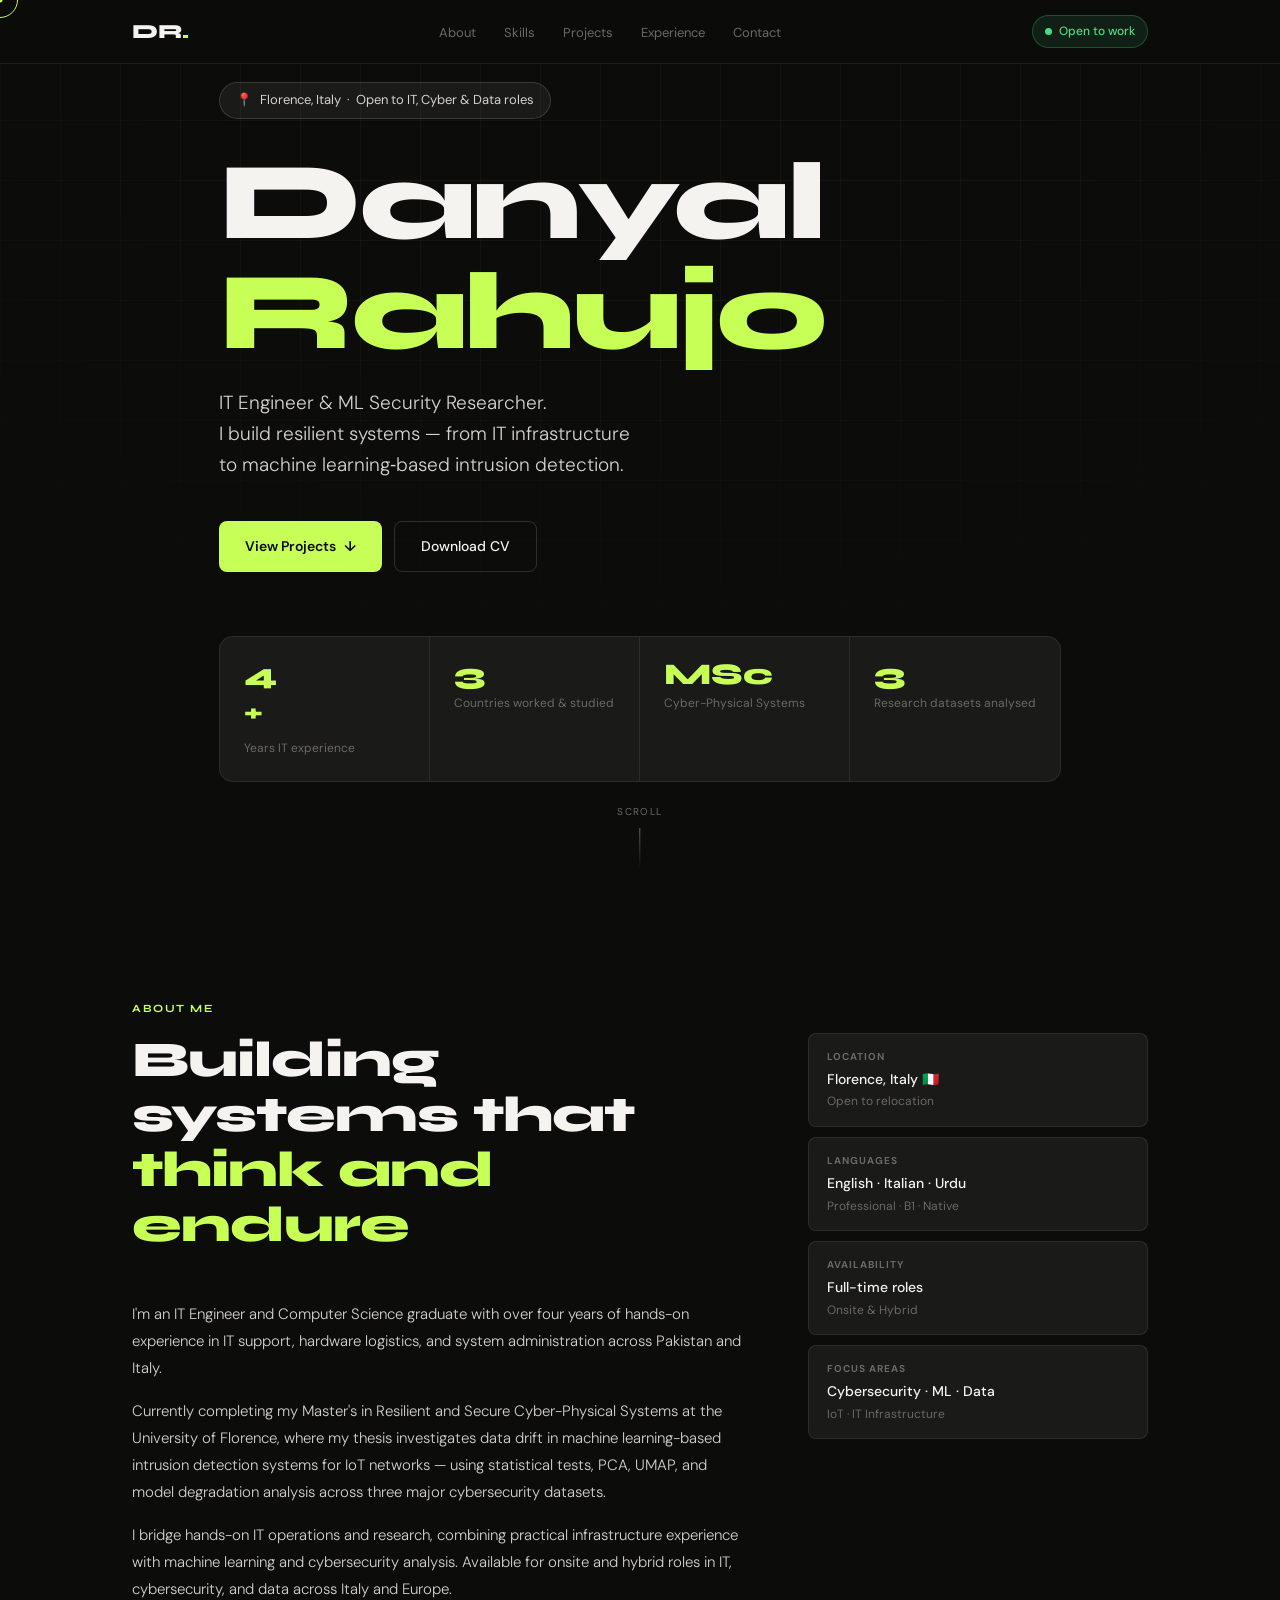
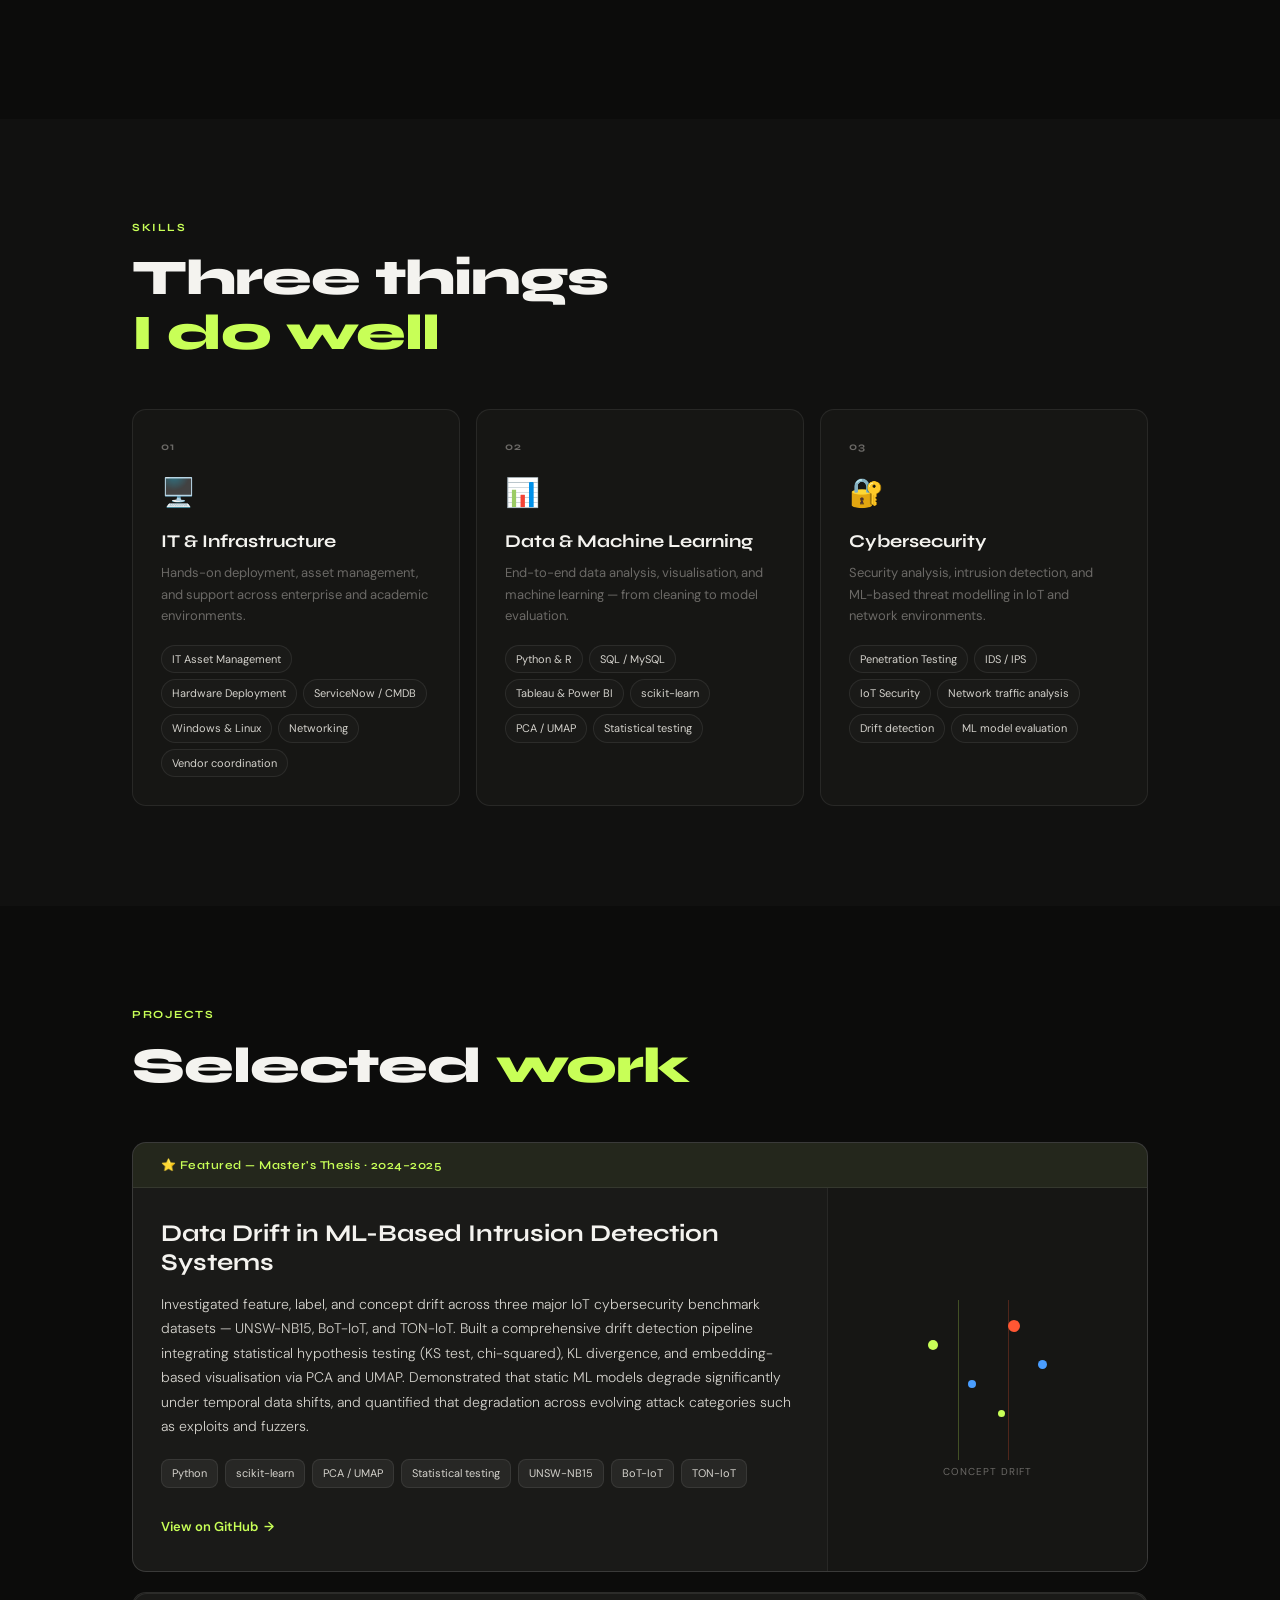
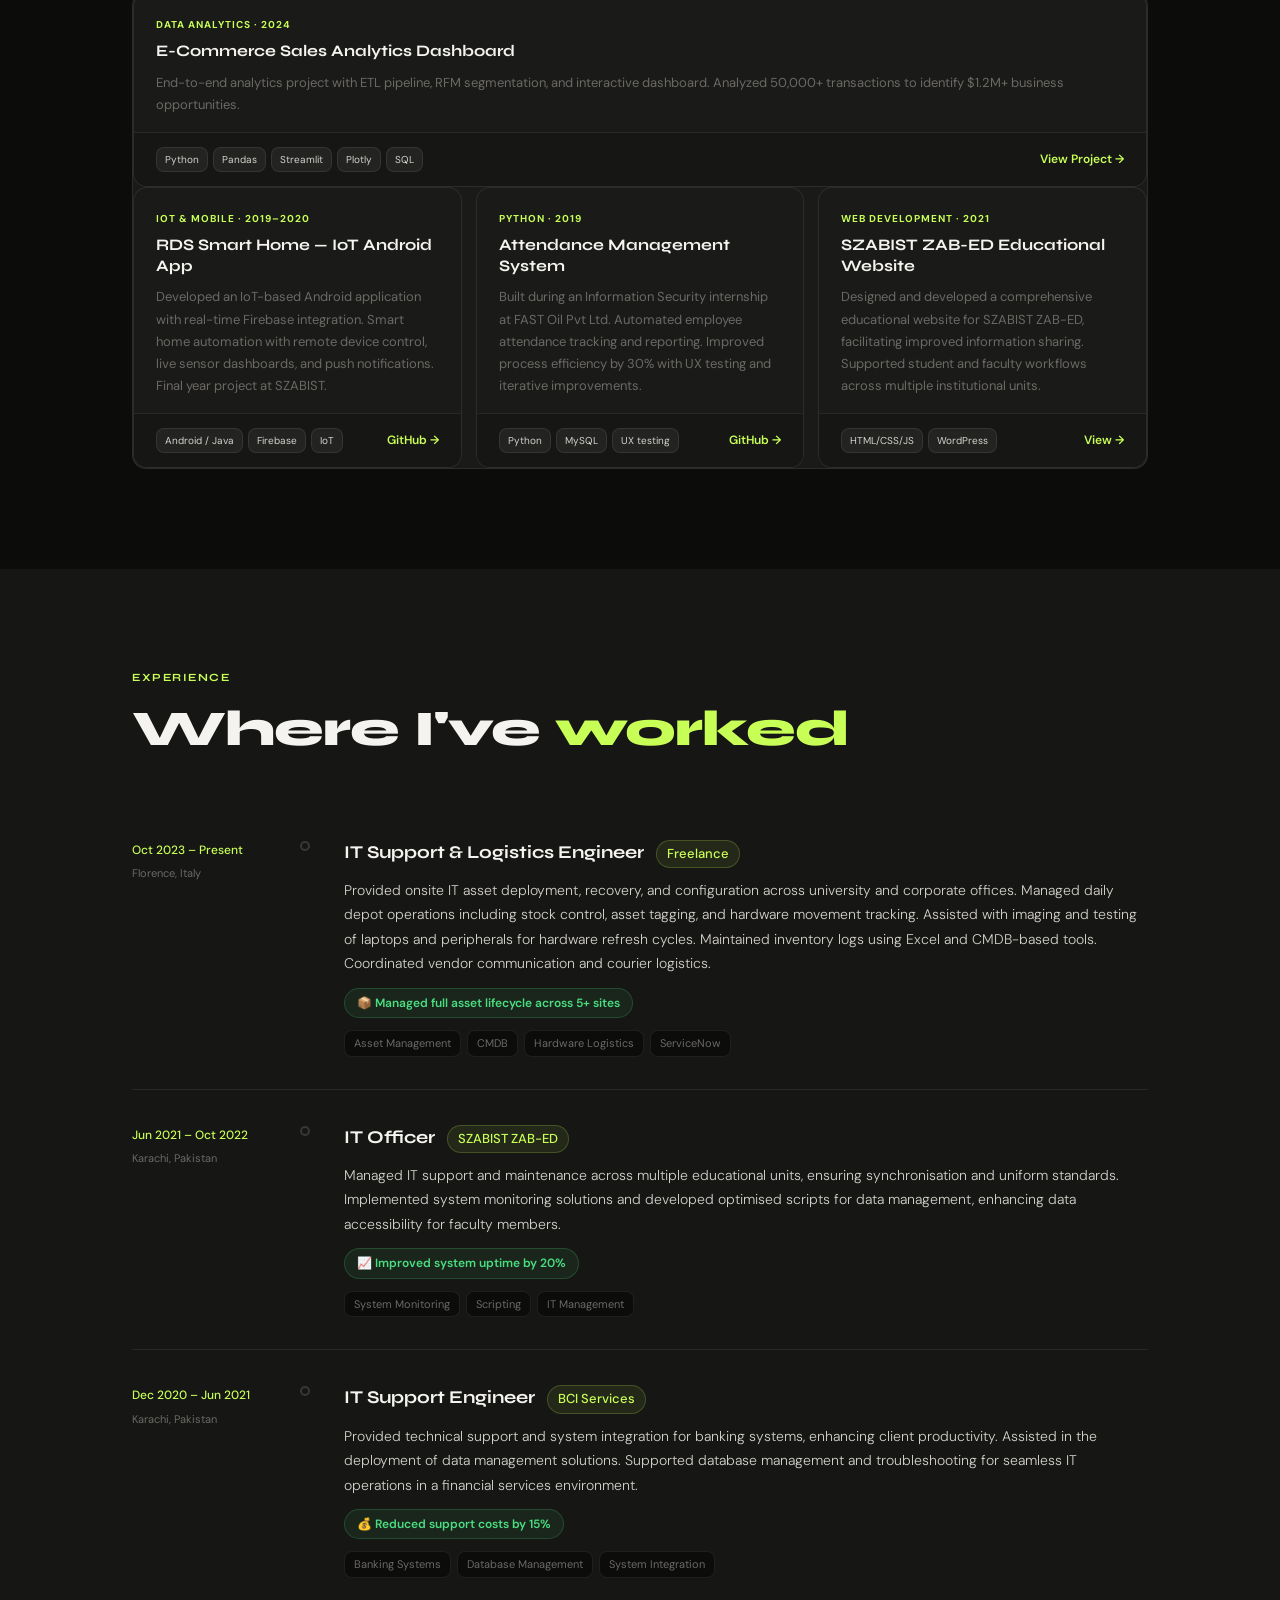
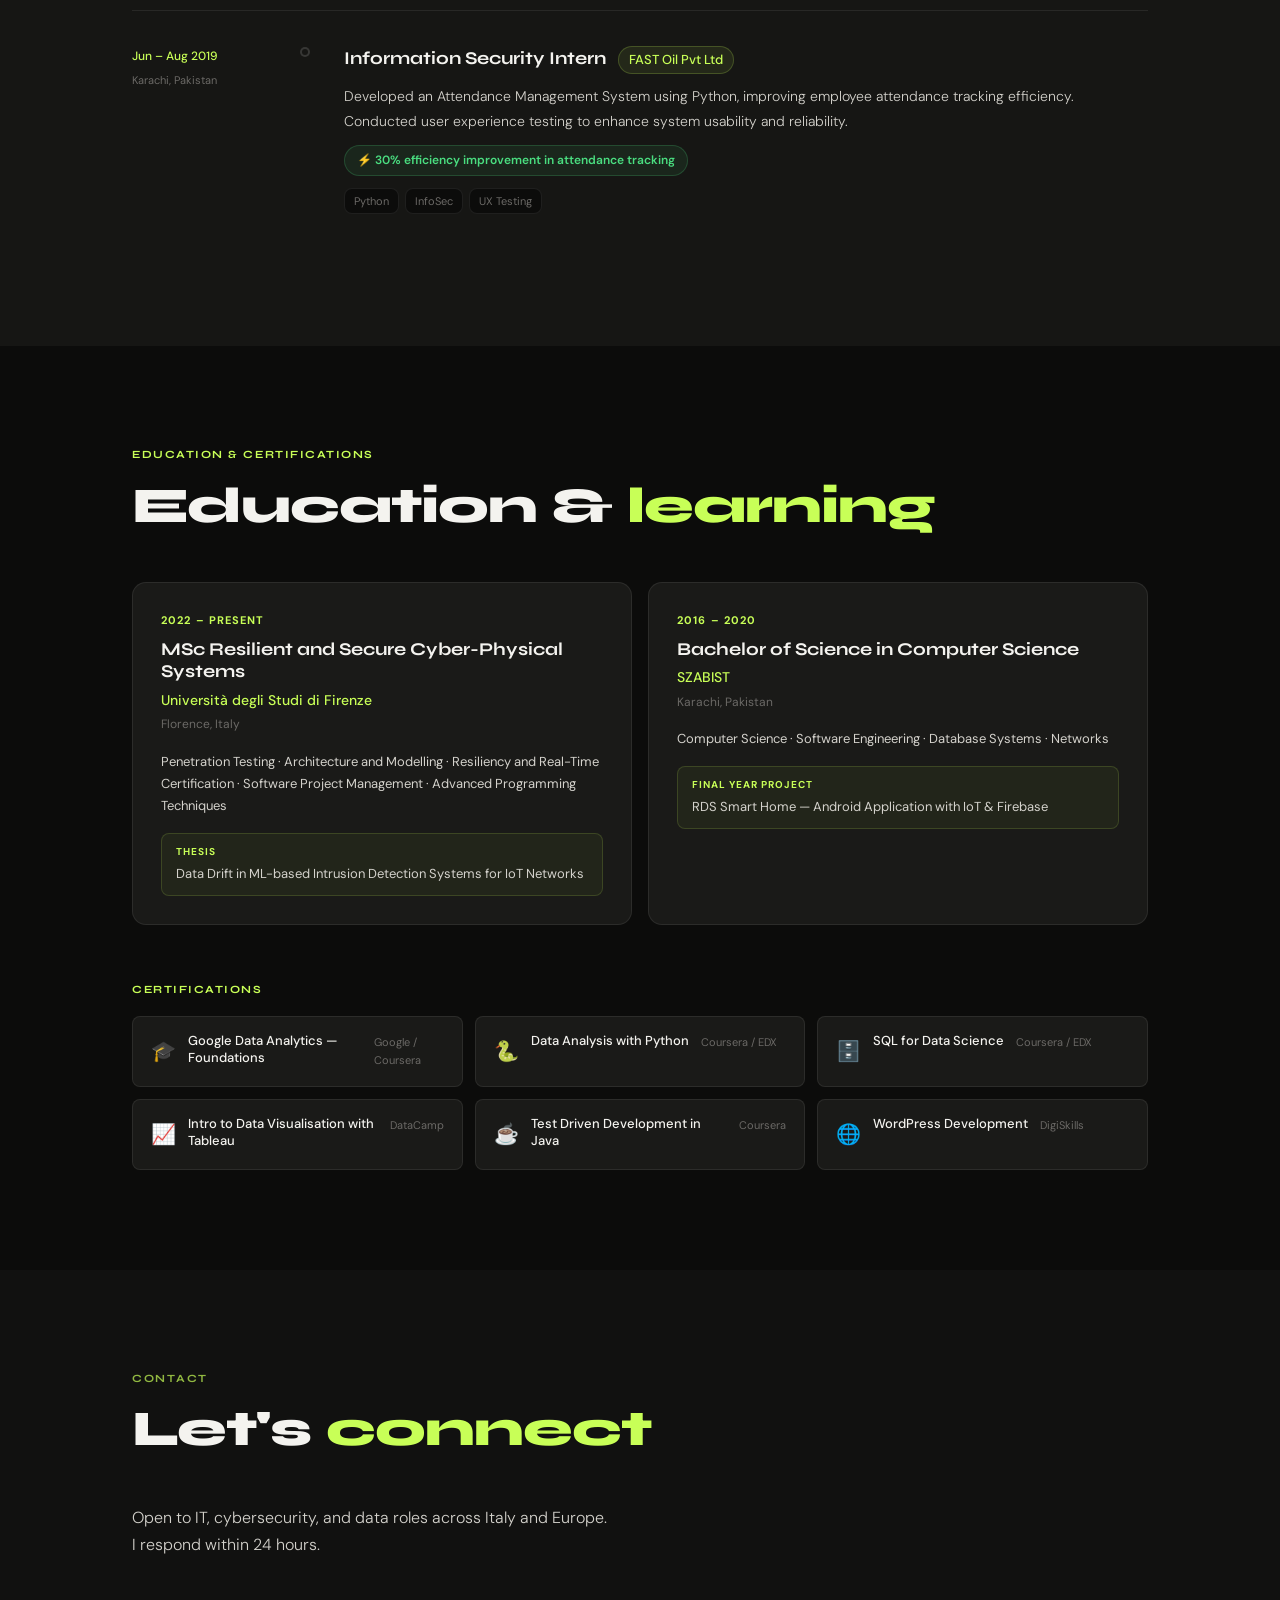
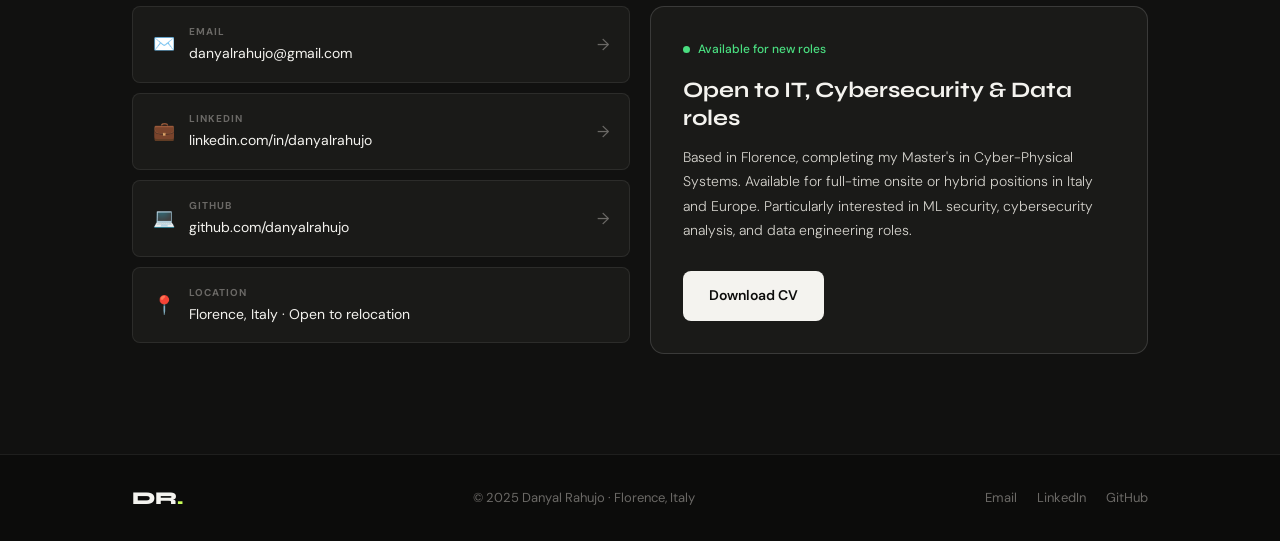
<file: index.html>
<!DOCTYPE html>
<html lang="en">
<head>
  <meta charset="UTF-8" />
  <meta name="viewport" content="width=device-width, initial-scale=1.0" />
  <title>Danyal Rahujo — IT Engineer & ML Security Researcher</title>
  <meta name="description" content="IT Engineer and ML Security Researcher based in Florence, Italy. Specialising in IT infrastructure, cybersecurity, and data analysis." />
  <link rel="preconnect" href="https://fonts.googleapis.com" />
  <link href="https://fonts.googleapis.com/css2?family=Syne:wght@400;600;700;800&family=DM+Sans:ital,opsz,wght@0,9..40,300;0,9..40,400;0,9..40,500;1,9..40,300&display=swap" rel="stylesheet" />
  <link rel="stylesheet" href="style.css" />
</head>
<body>

  <!-- CURSOR -->
  <div class="cursor" id="cursor"></div>
  <div class="cursor-dot" id="cursorDot"></div>

  <!-- NAV -->
  <nav id="nav">
    <div class="nav-inner">
      <a href="#hero" class="nav-logo">DR<span class="logo-dot">.</span></a>
      <ul class="nav-links">
        <li><a href="#about">About</a></li>
        <li><a href="#skills">Skills</a></li>
        <li><a href="#projects">Projects</a></li>
        <li><a href="#experience">Experience</a></li>
        <li><a href="#contact">Contact</a></li>
      </ul>
      <div class="nav-right">
        <span class="availability-badge">
          <span class="pulse-dot"></span>Open to work
        </span>
        <button class="hamburger" id="hamburger" aria-label="Menu">
          <span></span><span></span><span></span>
        </button>
      </div>
    </div>
  </nav>

  <!-- MOBILE MENU -->
  <div class="mobile-menu" id="mobileMenu">
    <ul>
      <li><a href="#about" class="mob-link">About</a></li>
      <li><a href="#skills" class="mob-link">Skills</a></li>
      <li><a href="#projects" class="mob-link">Projects</a></li>
      <li><a href="#experience" class="mob-link">Experience</a></li>
      <li><a href="#contact" class="mob-link">Contact</a></li>
    </ul>
  </div>

  <!-- ══════════════════════════════════ -->
  <!-- HERO                               -->
  <!-- ══════════════════════════════════ -->
  <section id="hero">
    <div class="hero-bg-grid"></div>
    <div class="container">
      <div class="hero-eyebrow reveal">
        <span class="loc-dot">📍</span> Florence, Italy &nbsp;·&nbsp; Open to IT, Cyber &amp; Data roles
      </div>

      <h1 class="hero-name reveal delay-1">
        Danyal<br><em>Rahujo</em>
      </h1>

      <p class="hero-sub reveal delay-2">
        IT Engineer &amp; ML Security Researcher.<br>
        I build resilient systems — from IT infrastructure<br class="br-desk"> to machine learning‑based intrusion detection.
      </p>

      <div class="hero-btns reveal delay-3">
        <a href="https://danyalrahujo.github.io/index.html#projects" class="btn-primary">View Projects <span class="btn-arrow">↓</span></a>
        <a href="https://danyalrahujo.github.io/danyal_rahujo_cv.pdf" class="btn-outline" download>Download CV</a>
      </div>

      <div class="hero-stats reveal delay-4">
        <div class="stat-card">
          <span class="stat-n" data-target="4">0</span><span class="stat-plus">+</span>
          <span class="stat-l">Years IT experience</span>
        </div>
        <div class="stat-card">
          <span class="stat-n" data-target="3">0</span>
          <span class="stat-l">Countries worked &amp; studied</span>
        </div>
        <div class="stat-card">
          <span class="stat-text">MSc</span>
          <span class="stat-l">Cyber-Physical Systems</span>
        </div>
        <div class="stat-card">
          <span class="stat-n" data-target="3">0</span>
          <span class="stat-l">Research datasets analysed</span>
        </div>
      </div>
    </div>

    <div class="scroll-hint">
      <span>scroll</span>
      <div class="scroll-line"></div>
    </div>
  </section>

  <!-- ══════════════════════════════════ -->
  <!-- ABOUT                              -->
  <!-- ══════════════════════════════════ -->
  <section id="about">
    <div class="container">
      <div class="section-tag reveal">About me</div>
      <div class="about-grid">
        <div class="about-text">
          <h2 class="section-title reveal">Building systems that<br><em>think and endure</em></h2>
          <p class="body-text reveal delay-1">
            I'm an IT Engineer and Computer Science graduate with over four years of hands-on experience in IT support, hardware logistics, and system administration across Pakistan and Italy.
          </p>
          <p class="body-text reveal delay-2">
            Currently completing my Master's in Resilient and Secure Cyber-Physical Systems at the University of Florence, where my thesis investigates data drift in machine learning-based intrusion detection systems for IoT networks — using statistical tests, PCA, UMAP, and model degradation analysis across three major cybersecurity datasets.
          </p>
          <p class="body-text reveal delay-3">
            I bridge hands-on IT operations and research, combining practical infrastructure experience with machine learning and cybersecurity analysis. Available for onsite and hybrid roles in IT, cybersecurity, and data across Italy and Europe.
          </p>
        </div>
        <div class="about-info reveal delay-2">
          <div class="info-card">
            <div class="info-label">Location</div>
            <div class="info-val">Florence, Italy 🇮🇹</div>
            <div class="info-sub">Open to relocation</div>
          </div>
          <div class="info-card">
            <div class="info-label">Languages</div>
            <div class="info-val">English · Italian · Urdu</div>
            <div class="info-sub">Professional · B1 · Native</div>
          </div>
          <div class="info-card">
            <div class="info-label">Availability</div>
            <div class="info-val">Full-time roles</div>
            <div class="info-sub">Onsite &amp; Hybrid</div>
          </div>
          <div class="info-card">
            <div class="info-label">Focus areas</div>
            <div class="info-val">Cybersecurity · ML · Data</div>
            <div class="info-sub">IoT · IT Infrastructure</div>
          </div>
        </div>
      </div>
    </div>
  </section>

  <!-- ══════════════════════════════════ -->
  <!-- SKILLS                             -->
  <!-- ══════════════════════════════════ -->
  <section id="skills" class="section-dark">
    <div class="container">
      <div class="section-tag reveal">Skills</div>
      <h2 class="section-title light reveal">Three things<br><em>I do well</em></h2>

      <div class="skills-grid">

        <div class="skill-pillar reveal delay-1">
          <div class="pillar-num">01</div>
          <div class="pillar-icon-wrap">🖥️</div>
          <h3 class="pillar-title">IT &amp; Infrastructure</h3>
          <p class="pillar-desc">Hands-on deployment, asset management, and support across enterprise and academic environments.</p>
          <div class="skill-tags">
            <span class="tag">IT Asset Management</span>
            <span class="tag">Hardware Deployment</span>
            <span class="tag">ServiceNow / CMDB</span>
            <span class="tag">Windows &amp; Linux</span>
            <span class="tag">Networking</span>
            <span class="tag">Vendor coordination</span>
          </div>
        </div>

        <div class="skill-pillar reveal delay-2">
          <div class="pillar-num">02</div>
          <div class="pillar-icon-wrap">📊</div>
          <h3 class="pillar-title">Data &amp; Machine Learning</h3>
          <p class="pillar-desc">End-to-end data analysis, visualisation, and machine learning — from cleaning to model evaluation.</p>
          <div class="skill-tags">
            <span class="tag">Python &amp; R</span>
            <span class="tag">SQL / MySQL</span>
            <span class="tag">Tableau &amp; Power BI</span>
            <span class="tag">scikit-learn</span>
            <span class="tag">PCA / UMAP</span>
            <span class="tag">Statistical testing</span>
          </div>
        </div>

        <div class="skill-pillar reveal delay-3">
          <div class="pillar-num">03</div>
          <div class="pillar-icon-wrap">🔐</div>
          <h3 class="pillar-title">Cybersecurity</h3>
          <p class="pillar-desc">Security analysis, intrusion detection, and ML-based threat modelling in IoT and network environments.</p>
          <div class="skill-tags">
            <span class="tag">Penetration Testing</span>
            <span class="tag">IDS / IPS</span>
            <span class="tag">IoT Security</span>
            <span class="tag">Network traffic analysis</span>
            <span class="tag">Drift detection</span>
            <span class="tag">ML model evaluation</span>
          </div>
        </div>

      </div>
    </div>
  </section>

  <!-- ══════════════════════════════════ -->
  <!-- PROJECTS                           -->
  <!-- ══════════════════════════════════ -->
  <section id="projects">
    <div class="container">
      <div class="section-tag reveal">Projects</div>
      <h2 class="section-title reveal">Selected <em>work</em></h2>

      <!-- FEATURED PROJECT -->
      <div class="project-featured reveal">
        <div class="proj-feat-label">⭐ Featured — Master's Thesis · 2024–2025</div>
        <div class="proj-feat-body">
          <div class="proj-feat-left">
            <h3 class="proj-feat-title">Data Drift in ML-Based Intrusion Detection Systems</h3>
            <p class="proj-feat-desc">
              Investigated feature, label, and concept drift across three major IoT cybersecurity benchmark datasets — UNSW-NB15, BoT-IoT, and TON-IoT. Built a comprehensive drift detection pipeline integrating statistical hypothesis testing (KS test, chi-squared), KL divergence, and embedding-based visualisation via PCA and UMAP. Demonstrated that static ML models degrade significantly under temporal data shifts, and quantified that degradation across evolving attack categories such as exploits and fuzzers.
            </p>
            <div class="proj-feat-tech">
              <span class="tech-tag">Python</span>
              <span class="tech-tag">scikit-learn</span>
              <span class="tech-tag">PCA / UMAP</span>
              <span class="tech-tag">Statistical testing</span>
              <span class="tech-tag">UNSW-NB15</span>
              <span class="tech-tag">BoT-IoT</span>
              <span class="tech-tag">TON-IoT</span>
            </div>
            <a href="https://github.com/danyalrahujo" class="proj-link" target="_blank">View on GitHub <span>→</span></a>
          </div>
          <div class="proj-feat-right">
            <div class="proj-feat-visual">
              <div class="drift-anim">
                <div class="drift-dot d1"></div>
                <div class="drift-dot d2"></div>
                <div class="drift-dot d3"></div>
                <div class="drift-dot d4"></div>
                <div class="drift-dot d5"></div>
                <div class="drift-line l1"></div>
                <div class="drift-line l2"></div>
                <div class="drift-label">Concept Drift</div>
              </div>
            </div>
          </div>
        </div>
      </div>

      <!-- SMALLER PROJECTS GRID -->

  <div class="project-card reveal delay-1">
        <div class="project-card reveal delay-0">
          <div class="proj-top">
            <div class="proj-cat">Data Analytics · 2024</div>
            <h3 class="proj-title">E-Commerce Sales Analytics Dashboard</h3>
            <p class="proj-desc">End-to-end analytics project with ETL pipeline, RFM segmentation, and interactive dashboard. Analyzed 50,000+ transactions to identify $1.2M+ business opportunities.</p>
          </div>
          <div class="proj-bottom">
            <div class="proj-tech">
              <span class="tech-tag sm">Python</span>
              <span class="tech-tag sm">Pandas</span>
              <span class="tech-tag sm">Streamlit</span>
              <span class="tech-tag sm">Plotly</span>
              <span class="tech-tag sm">SQL</span>
            </div>
            <a href="projects/ecommerce-analytics.html" class="proj-gh">View Project →</a>
          </div>
        </div>


      
      <div class="projects-grid">

        <div class="project-card reveal delay-1">
          <div class="proj-top">
            <div class="proj-cat">IoT &amp; Mobile · 2019–2020</div>
            <h3 class="proj-title">RDS Smart Home — IoT Android App</h3>
            <p class="proj-desc">Developed an IoT-based Android application with real-time Firebase integration. Smart home automation with remote device control, live sensor dashboards, and push notifications. Final year project at SZABIST.</p>
          </div>
          <div class="proj-bottom">
            <div class="proj-tech">
              <span class="tech-tag sm">Android / Java</span>
              <span class="tech-tag sm">Firebase</span>
              <span class="tech-tag sm">IoT</span>
            </div>
            <a href="https://github.com/danyalrahujo" class="proj-gh" target="_blank">GitHub →</a>
          </div>
        </div>

        <div class="project-card reveal delay-2">
          <div class="proj-top">
            <div class="proj-cat">Python · 2019</div>
            <h3 class="proj-title">Attendance Management System</h3>
            <p class="proj-desc">Built during an Information Security internship at FAST Oil Pvt Ltd. Automated employee attendance tracking and reporting. Improved process efficiency by 30% with UX testing and iterative improvements.</p>
          </div>
          <div class="proj-bottom">
            <div class="proj-tech">
              <span class="tech-tag sm">Python</span>
              <span class="tech-tag sm">MySQL</span>
              <span class="tech-tag sm">UX testing</span>
            </div>
            <a href="https://github.com/danyalrahujo" class="proj-gh" target="_blank">GitHub →</a>
          </div>
        </div>

        <div class="project-card reveal delay-3">
          <div class="proj-top">
            <div class="proj-cat">Web Development · 2021</div>
            <h3 class="proj-title">SZABIST ZAB-ED Educational Website</h3>
            <p class="proj-desc">Designed and developed a comprehensive educational website for SZABIST ZAB-ED, facilitating improved information sharing. Supported student and faculty workflows across multiple institutional units.</p>
          </div>
          <div class="proj-bottom">
            <div class="proj-tech">
              <span class="tech-tag sm">HTML/CSS/JS</span>
              <span class="tech-tag sm">WordPress</span>
            </div>
            <a href="https://github.com/danyalrahujo" class="proj-gh" target="_blank">View →</a>
          </div>
        </div>

      </div>
    </div>
  </section>

  <!-- ══════════════════════════════════ -->
  <!-- EXPERIENCE                         -->
  <!-- ══════════════════════════════════ -->
  <section id="experience" class="section-tinted">
    <div class="container">
      <div class="section-tag reveal">Experience</div>
      <h2 class="section-title reveal">Where I've <em>worked</em></h2>

      <div class="exp-timeline">

        <div class="exp-item reveal delay-1">
          <div class="exp-meta">
            <span class="exp-date">Oct 2023 – Present</span>
            <span class="exp-loc">Florence, Italy</span>
          </div>
          <div class="exp-content">
            <div class="exp-header">
              <h3 class="exp-role">IT Support &amp; Logistics Engineer</h3>
              <span class="exp-company">Freelance</span>
            </div>
            <p class="exp-desc">Provided onsite IT asset deployment, recovery, and configuration across university and corporate offices. Managed daily depot operations including stock control, asset tagging, and hardware movement tracking. Assisted with imaging and testing of laptops and peripherals for hardware refresh cycles. Maintained inventory logs using Excel and CMDB-based tools. Coordinated vendor communication and courier logistics.</p>
            <div class="exp-impact">📦 Managed full asset lifecycle across 5+ sites</div>
            <div class="exp-skills">
              <span class="exp-tag">Asset Management</span>
              <span class="exp-tag">CMDB</span>
              <span class="exp-tag">Hardware Logistics</span>
              <span class="exp-tag">ServiceNow</span>
            </div>
          </div>
        </div>

        <div class="exp-item reveal delay-2">
          <div class="exp-meta">
            <span class="exp-date">Jun 2021 – Oct 2022</span>
            <span class="exp-loc">Karachi, Pakistan</span>
          </div>
          <div class="exp-content">
            <div class="exp-header">
              <h3 class="exp-role">IT Officer</h3>
              <span class="exp-company">SZABIST ZAB-ED</span>
            </div>
            <p class="exp-desc">Managed IT support and maintenance across multiple educational units, ensuring synchronisation and uniform standards. Implemented system monitoring solutions and developed optimised scripts for data management, enhancing data accessibility for faculty members.</p>
            <div class="exp-impact">📈 Improved system uptime by 20%</div>
            <div class="exp-skills">
              <span class="exp-tag">System Monitoring</span>
              <span class="exp-tag">Scripting</span>
              <span class="exp-tag">IT Management</span>
            </div>
          </div>
        </div>

        <div class="exp-item reveal delay-3">
          <div class="exp-meta">
            <span class="exp-date">Dec 2020 – Jun 2021</span>
            <span class="exp-loc">Karachi, Pakistan</span>
          </div>
          <div class="exp-content">
            <div class="exp-header">
              <h3 class="exp-role">IT Support Engineer</h3>
              <span class="exp-company">BCI Services</span>
            </div>
            <p class="exp-desc">Provided technical support and system integration for banking systems, enhancing client productivity. Assisted in the deployment of data management solutions. Supported database management and troubleshooting for seamless IT operations in a financial services environment.</p>
            <div class="exp-impact">💰 Reduced support costs by 15%</div>
            <div class="exp-skills">
              <span class="exp-tag">Banking Systems</span>
              <span class="exp-tag">Database Management</span>
              <span class="exp-tag">System Integration</span>
            </div>
          </div>
        </div>

        <div class="exp-item reveal delay-4">
          <div class="exp-meta">
            <span class="exp-date">Jun – Aug 2019</span>
            <span class="exp-loc">Karachi, Pakistan</span>
          </div>
          <div class="exp-content">
            <div class="exp-header">
              <h3 class="exp-role">Information Security Intern</h3>
              <span class="exp-company">FAST Oil Pvt Ltd</span>
            </div>
            <p class="exp-desc">Developed an Attendance Management System using Python, improving employee attendance tracking efficiency. Conducted user experience testing to enhance system usability and reliability.</p>
            <div class="exp-impact">⚡ 30% efficiency improvement in attendance tracking</div>
            <div class="exp-skills">
              <span class="exp-tag">Python</span>
              <span class="exp-tag">InfoSec</span>
              <span class="exp-tag">UX Testing</span>
            </div>
          </div>
        </div>

      </div>
    </div>
  </section>

  <!-- ══════════════════════════════════ -->
  <!-- EDUCATION                          -->
  <!-- ══════════════════════════════════ -->
  <section id="education">
    <div class="container">
      <div class="section-tag reveal">Education &amp; Certifications</div>
      <h2 class="section-title reveal">Education &amp; <em>learning</em></h2>

      <div class="edu-grid">
        <div class="edu-card reveal delay-1">
          <div class="edu-year">2022 – Present</div>
          <h3 class="edu-degree">MSc Resilient and Secure Cyber-Physical Systems</h3>
          <div class="edu-school">Università degli Studi di Firenze</div>
          <div class="edu-loc">Florence, Italy</div>
          <p class="edu-courses">Penetration Testing · Architecture and Modelling · Resiliency and Real-Time Certification · Software Project Management · Advanced Programming Techniques</p>
          <div class="edu-thesis">
            <span class="thesis-label">Thesis</span>
            Data Drift in ML-based Intrusion Detection Systems for IoT Networks
          </div>
        </div>

        <div class="edu-card reveal delay-2">
          <div class="edu-year">2016 – 2020</div>
          <h3 class="edu-degree">Bachelor of Science in Computer Science</h3>
          <div class="edu-school">SZABIST</div>
          <div class="edu-loc">Karachi, Pakistan</div>
          <p class="edu-courses">Computer Science · Software Engineering · Database Systems · Networks</p>
          <div class="edu-thesis">
            <span class="thesis-label">Final Year Project</span>
            RDS Smart Home — Android Application with IoT &amp; Firebase
          </div>
        </div>
      </div>

      <div class="section-tag reveal" style="margin-top:56px;">Certifications</div>
      <div class="certs-grid">
        <div class="cert-card reveal delay-1">
          <div class="cert-icon">🎓</div>
          <div class="cert-name">Google Data Analytics — Foundations</div>
          <div class="cert-org">Google / Coursera</div>
        </div>
        <div class="cert-card reveal delay-2">
          <div class="cert-icon">🐍</div>
          <div class="cert-name">Data Analysis with Python</div>
          <div class="cert-org">Coursera / EDX</div>
        </div>
        <div class="cert-card reveal delay-3">
          <div class="cert-icon">🗄️</div>
          <div class="cert-name">SQL for Data Science</div>
          <div class="cert-org">Coursera / EDX</div>
        </div>
        <div class="cert-card reveal delay-4">
          <div class="cert-icon">📈</div>
          <div class="cert-name">Intro to Data Visualisation with Tableau</div>
          <div class="cert-org">DataCamp</div>
        </div>
        <div class="cert-card reveal delay-1">
          <div class="cert-icon">☕</div>
          <div class="cert-name">Test Driven Development in Java</div>
          <div class="cert-org">Coursera</div>
        </div>
        <div class="cert-card reveal delay-2">
          <div class="cert-icon">🌐</div>
          <div class="cert-name">WordPress Development</div>
          <div class="cert-org">DigiSkills</div>
        </div>
      </div>
    </div>
  </section>

  <!-- ══════════════════════════════════ -->
  <!-- CONTACT                            -->
  <!-- ══════════════════════════════════ -->
  <section id="contact" class="section-dark">
    <div class="container">
      <div class="section-tag reveal light-tag">Contact</div>
      <h2 class="section-title light reveal">Let's <em>connect</em></h2>
      <p class="contact-sub reveal delay-1">Open to IT, cybersecurity, and data roles across Italy and Europe.<br>I respond within 24 hours.</p>

      <div class="contact-grid">
        <div class="contact-links reveal delay-2">
          <a class="contact-link" href="mailto:danyalrahujo@gmail.com">
            <div class="cl-icon">✉️</div>
            <div>
              <div class="cl-label">Email</div>
              <div class="cl-val">danyalrahujo@gmail.com</div>
            </div>
            <span class="cl-arrow">→</span>
          </a>
          <a class="contact-link" href="https://linkedin.com/in/danyalrahujo" target="_blank">
            <div class="cl-icon">💼</div>
            <div>
              <div class="cl-label">LinkedIn</div>
              <div class="cl-val">linkedin.com/in/danyalrahujo</div>
            </div>
            <span class="cl-arrow">→</span>
          </a>
          <a class="contact-link" href="https://github.com/danyalrahujo" target="_blank">
            <div class="cl-icon">💻</div>
            <div>
              <div class="cl-label">GitHub</div>
              <div class="cl-val">github.com/danyalrahujo</div>
            </div>
            <span class="cl-arrow">→</span>
          </a>
          <a class="contact-link no-link">
            <div class="cl-icon">📍</div>
            <div>
              <div class="cl-label">Location</div>
              <div class="cl-val">Florence, Italy · Open to relocation</div>
            </div>
          </a>
        </div>

        <div class="contact-cta reveal delay-3">
          <div class="cta-available">
            <span class="pulse-dot green"></span> Available for new roles
          </div>
          <h3 class="cta-heading">Open to IT, Cybersecurity &amp; Data roles</h3>
          <p class="cta-body">Based in Florence, completing my Master's in Cyber-Physical Systems. Available for full-time onsite or hybrid positions in Italy and Europe. Particularly interested in ML security, cybersecurity analysis, and data engineering roles.</p>
          <a href="danyal_rahujo_cv.pdf" class="btn-white" download>Download CV</a>
        </div>
      </div>
    </div>
  </section>

  <!-- FOOTER -->
  <footer>
    <div class="container footer-inner">
      <span class="footer-logo">DR<span class="logo-dot">.</span></span>
      <span class="footer-copy">© 2025 Danyal Rahujo · Florence, Italy</span>
      <div class="footer-links">
        <a href="mailto:danyalrahujo@gmail.com">Email</a>
        <a href="https://linkedin.com/in/danyalrahujo" target="_blank">LinkedIn</a>
        <a href="https://github.com/danyalrahujo" target="_blank">GitHub</a>
      </div>
    </div>
  </footer>

  <script src="script.js"></script>
</body>
</html>
</file>
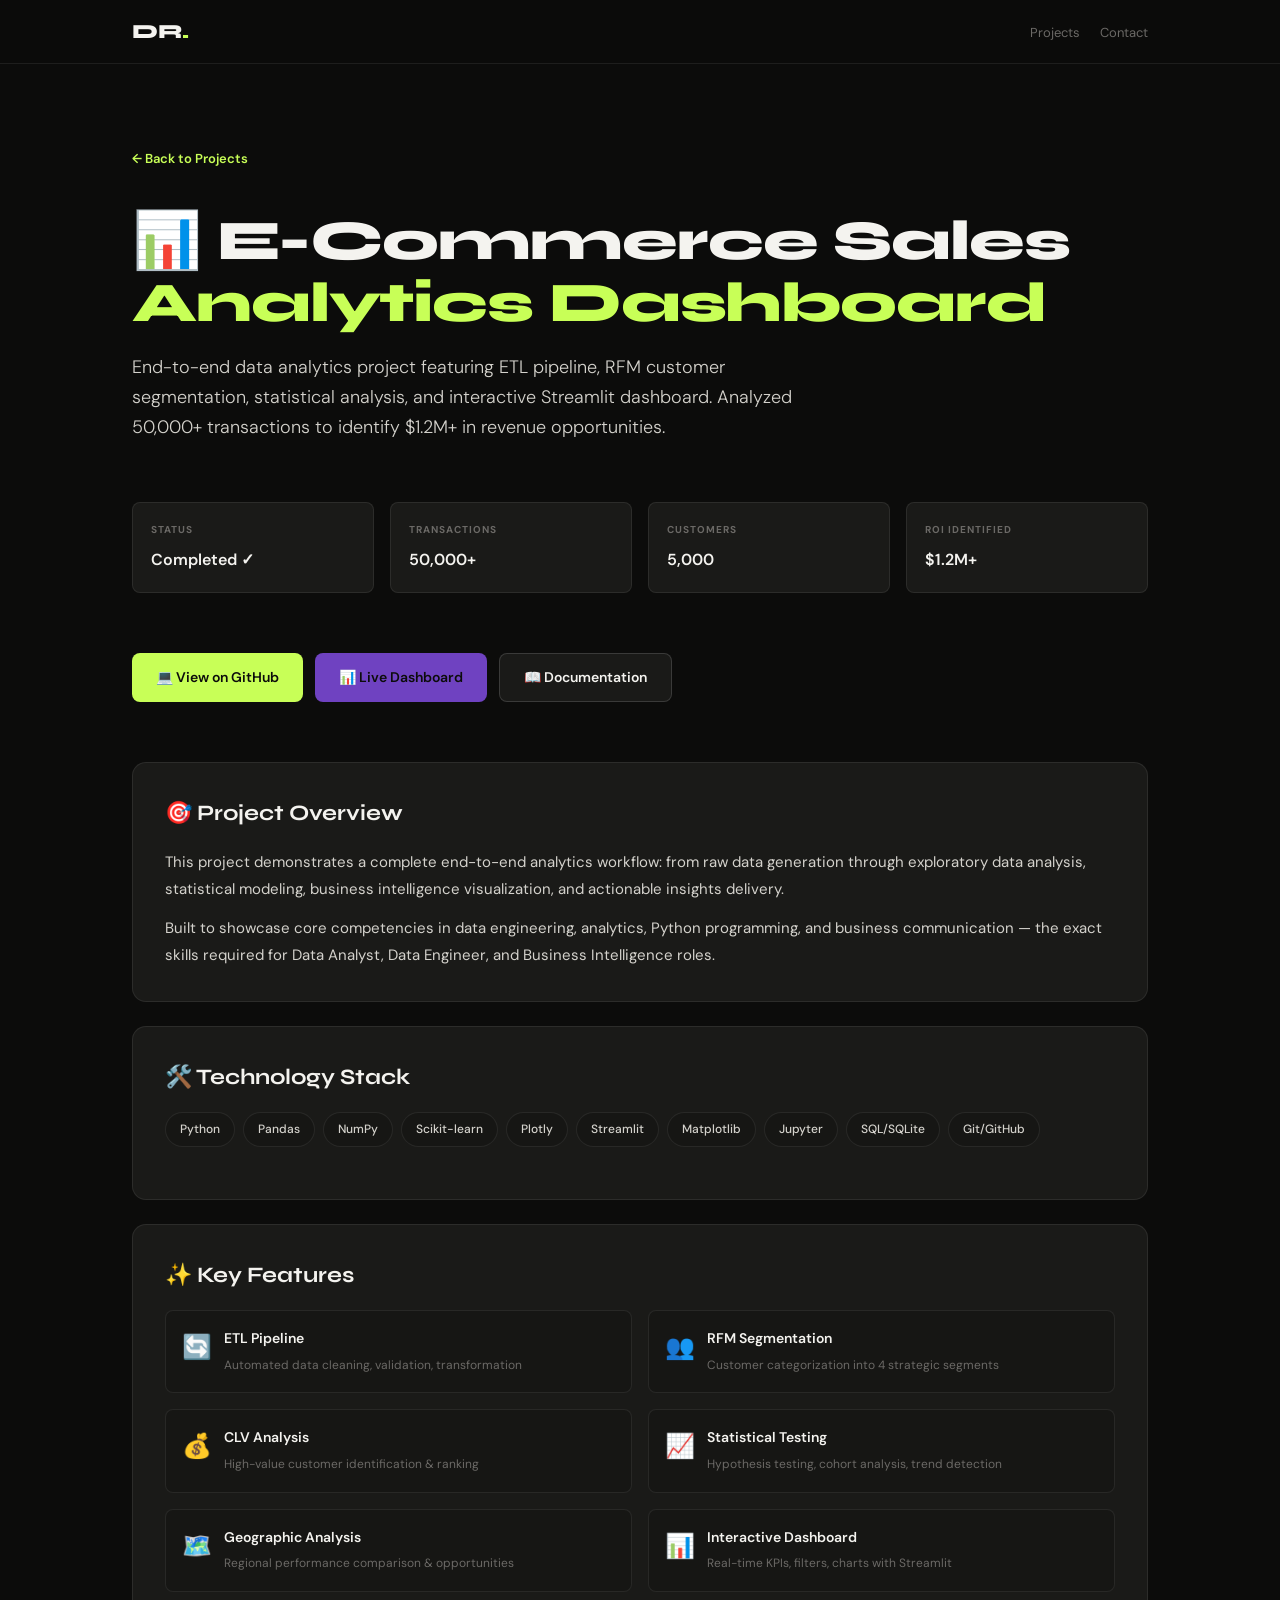
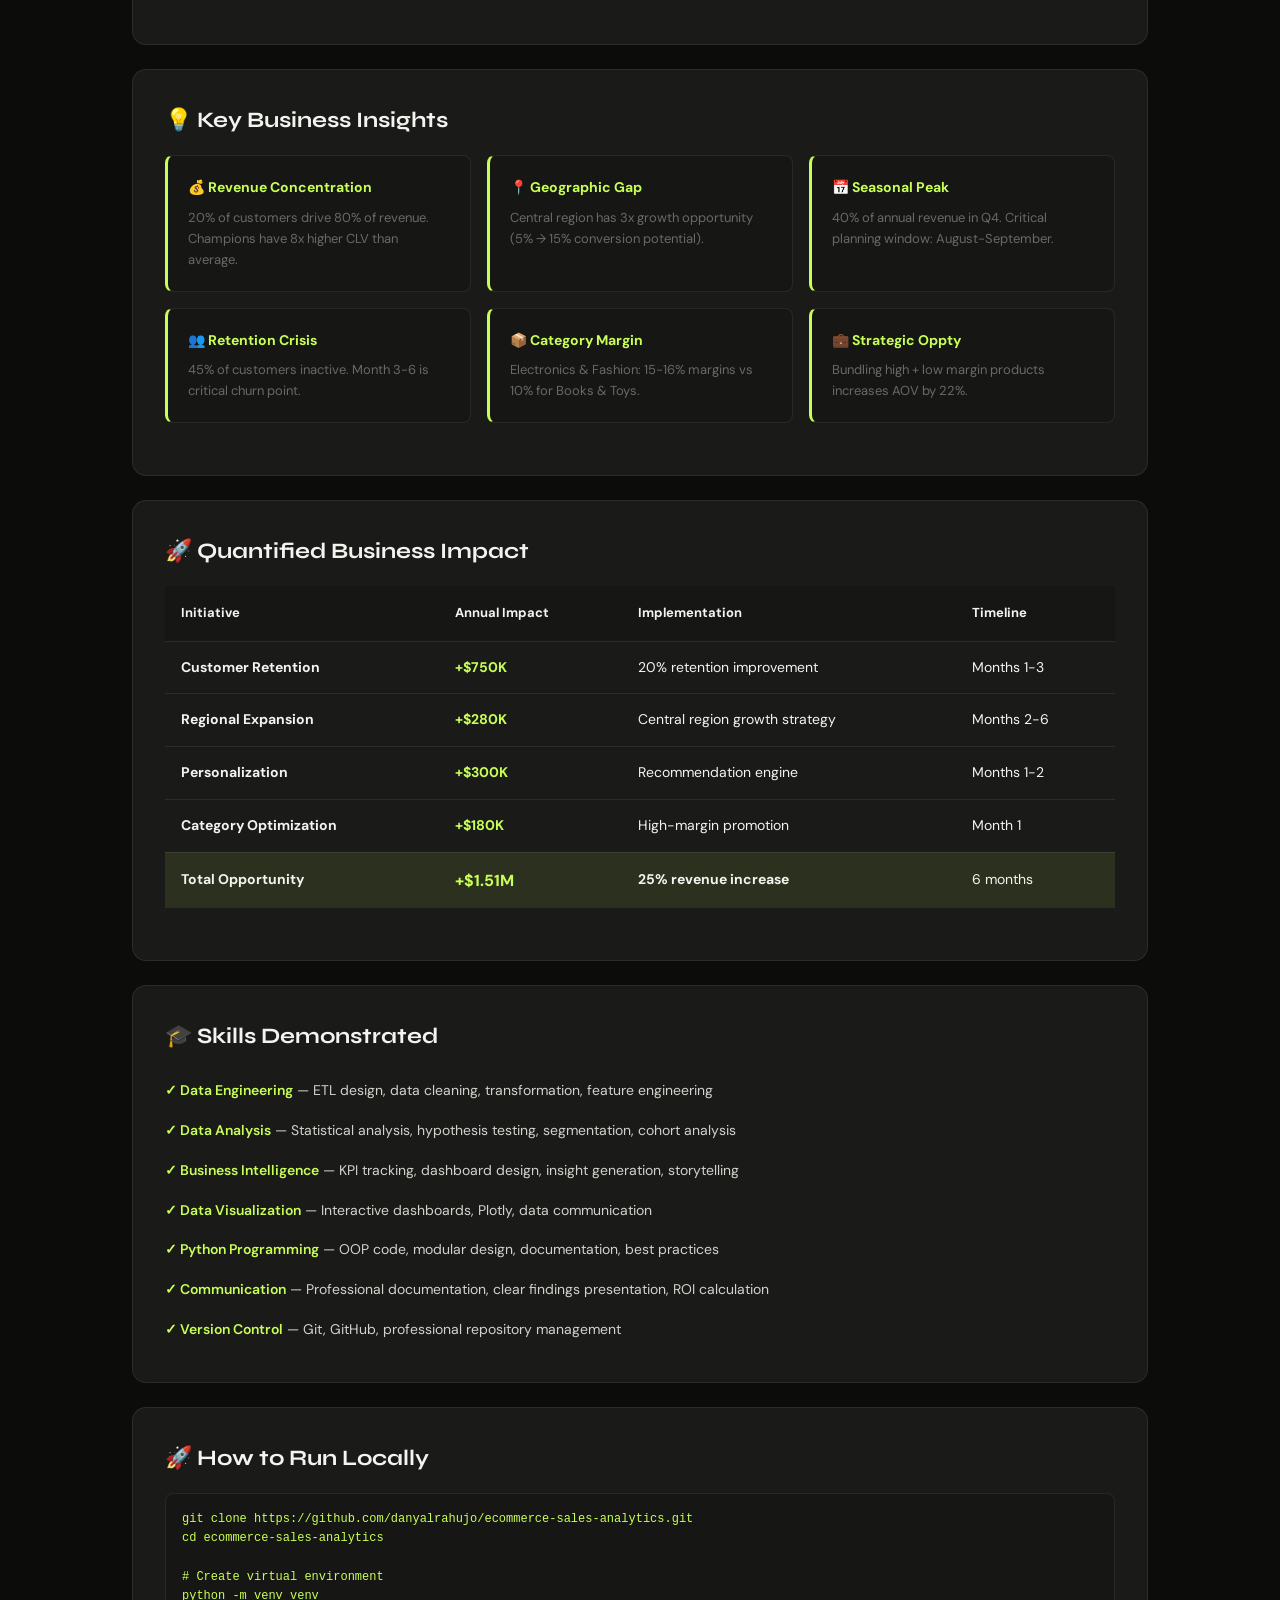
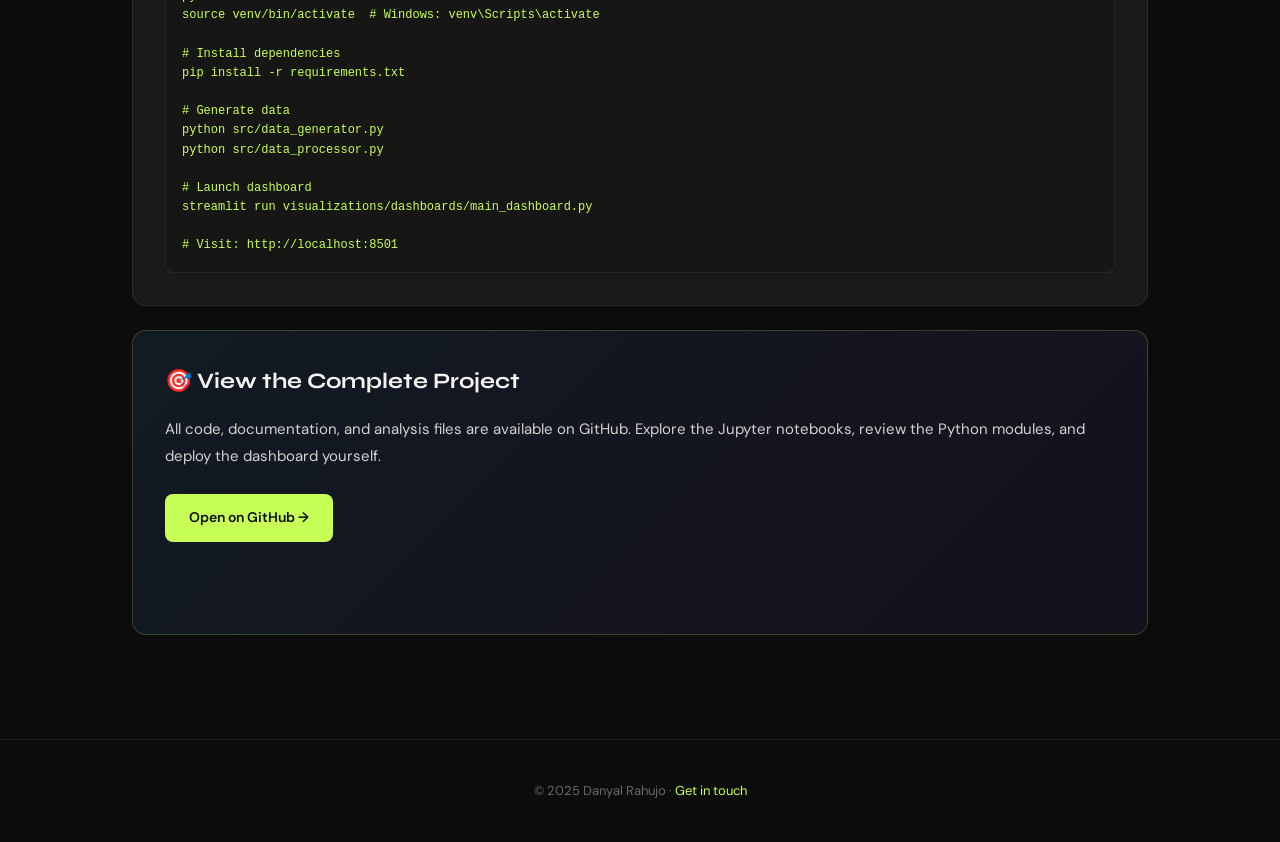
<file: projects/ecommerce-analytics.html>
<!DOCTYPE html>
<html lang="en">
<head>
  <meta charset="UTF-8" />
  <meta name="viewport" content="width=device-width, initial-scale=1.0" />
  <title>E-Commerce Sales Analytics Dashboard - Danyal Rahujo</title>
  <meta name="description" content="End-to-end data analytics project with ETL pipeline, RFM segmentation, and interactive Streamlit dashboard analyzing 50,000+ e-commerce transactions." />
  <link rel="preconnect" href="https://fonts.googleapis.com" />
  <link href="https://fonts.googleapis.com/css2?family=Syne:wght@400;600;700;800&family=DM+Sans:ital,opsz,wght@0,9..40,300;0,9..40,400;0,9..40,500;1,9..40,300&display=swap" rel="stylesheet" />
  <style>
    :root {
      --bg:        #0c0c0b;
      --bg2:       #111110;
      --bg3:       #161614;
      --surface:   #1a1a18;
      --border:    rgba(255,255,255,0.08);
      --border2:   rgba(255,255,255,0.14);
      --white:     #f4f3ef;
      --off:       #d4d2cc;
      --muted:     #6b6966;
      --accent:    #c8ff57;
      --accent2:   #ff5733;
      --blue:      #4a9eff;
      --green:     #4ade80;
      --radius:    14px;
      --radius-sm: 8px;
      --nav-h:     64px;
    }

    *, *::before, *::after { box-sizing: border-box; margin: 0; padding: 0; }
    html { scroll-behavior: smooth; }
    body {
      background: var(--bg);
      color: var(--white);
      font-family: 'DM Sans', sans-serif;
      font-size: 16px;
      line-height: 1.7;
      overflow-x: hidden;
    }
    a { text-decoration: none; color: inherit; }
    img { max-width: 100%; }
    em { font-style: normal; color: var(--accent); }
    .container { max-width: 1080px; margin: 0 auto; padding: 0 32px; }
    
    nav {
      position: fixed; top: 0; left: 0; right: 0;
      height: var(--nav-h); z-index: 500;
      background: rgba(12,12,11,0.95);
      backdrop-filter: blur(16px);
      border-bottom: 1px solid var(--border);
    }
    .nav-inner {
      max-width: 1080px; margin: 0 auto; padding: 0 32px;
      height: 100%; display: flex; align-items: center; justify-content: space-between;
    }
    .nav-logo {
      font-family: 'Syne', sans-serif; font-weight: 800; font-size: 20px;
      color: var(--white); letter-spacing: -0.02em;
    }
    .logo-dot { color: var(--accent); }
    .nav-links { display: flex; list-style: none; gap: 20px; }
    .nav-links a {
      font-size: 13px; font-weight: 400; color: var(--muted);
      transition: color 0.2s;
    }
    .nav-links a:hover { color: var(--white); }

    main { padding-top: var(--nav-h); }
    section { padding: 80px 0; }
    
    .back-btn {
      display: inline-flex; align-items: center; gap: 6px;
      color: var(--accent); font-size: 13px; font-weight: 600;
      margin-bottom: 40px; transition: gap 0.2s;
    }
    .back-btn:hover { gap: 10px; }

    .page-header {
      margin-bottom: 60px;
    }
    .page-title {
      font-family: 'Syne', sans-serif;
      font-size: clamp(40px, 6vw, 56px);
      font-weight: 800; line-height: 1.1; letter-spacing: -0.02em;
      margin-bottom: 20px;
    }
    .page-subtitle {
      font-size: 18px; color: var(--off); font-weight: 300; line-height: 1.65; max-width: 700px;
    }

    .project-meta {
      display: grid; grid-template-columns: repeat(4, 1fr); gap: 16px;
      margin-bottom: 60px;
    }
    .meta-card {
      background: var(--surface); border: 1px solid var(--border);
      border-radius: var(--radius-sm); padding: 18px;
    }
    .meta-label { font-size: 10px; font-weight: 700; letter-spacing: 0.1em; text-transform: uppercase; color: var(--muted); margin-bottom: 8px; }
    .meta-value { font-size: 16px; font-weight: 600; color: var(--white); }

    .btn-group {
      display: flex; gap: 12px; flex-wrap: wrap; margin-bottom: 60px;
    }
    .btn {
      display: inline-flex; align-items: center; gap: 8px;
      padding: 12px 24px; border-radius: var(--radius-sm);
      font-size: 14px; font-weight: 600; font-family: 'DM Sans', sans-serif;
      transition: all 0.2s;
      border: none; cursor: pointer;
    }
    .btn-primary {
      background: var(--accent); color: var(--bg);
    }
    .btn-primary:hover { transform: translateY(-2px); box-shadow: 0 8px 24px rgba(200,255,87,0.25); }
    .btn-secondary {
      background: var(--surface); border: 1px solid var(--border2); color: var(--white);
    }
    .btn-secondary:hover { border-color: var(--white); background: rgba(255,255,255,0.05); }

    .section-card {
      background: var(--surface); border: 1px solid var(--border);
      border-radius: var(--radius); padding: 32px;
      margin-bottom: 24px;
    }
    .section-card h3 {
      font-family: 'Syne', sans-serif; font-size: 22px; font-weight: 700;
      color: var(--white); margin-bottom: 16px;
    }
    .section-card p {
      font-size: 15px; color: var(--off); line-height: 1.8; margin-bottom: 12px;
    }
    .section-card p:last-child { margin-bottom: 0; }

    .insights-grid {
      display: grid; grid-template-columns: repeat(3, 1fr); gap: 16px;
      margin-bottom: 20px;
    }
    .insight-card {
      background: var(--bg3); border: 1px solid var(--border);
      border-radius: var(--radius-sm); padding: 20px;
      border-left: 3px solid var(--accent);
    }
    .insight-card h4 {
      font-size: 14px; font-weight: 700; color: var(--accent); margin-bottom: 8px;
    }
    .insight-card p {
      font-size: 13px; color: var(--muted); line-height: 1.6;
    }

    .features-grid {
      display: grid; grid-template-columns: repeat(2, 1fr); gap: 16px;
      margin-bottom: 20px;
    }
    .feature-item {
      background: var(--bg3); border: 1px solid var(--border);
      border-radius: var(--radius-sm); padding: 16px;
      display: flex; gap: 12px;
    }
    .feature-icon {
      font-size: 24px; flex-shrink: 0;
    }
    .feature-text h4 {
      font-size: 14px; font-weight: 600; color: var(--white); margin-bottom: 4px;
    }
    .feature-text p {
      font-size: 12px; color: var(--muted);
    }

    .tech-list {
      display: flex; flex-wrap: wrap; gap: 8px;
      margin-bottom: 20px;
    }
    .tech-tag {
      display: inline-flex;
      background: var(--bg3); border: 1px solid var(--border);
      color: var(--off); padding: 6px 14px; border-radius: 20px;
      font-size: 12px; font-weight: 500;
    }

    .impact-table {
      width: 100%; border-collapse: collapse;
      background: var(--surface);
      margin-bottom: 20px;
    }
    .impact-table th {
      background: var(--bg3); padding: 16px;
      text-align: left; font-weight: 700; font-size: 13px;
      border-bottom: 1px solid var(--border);
    }
    .impact-table td {
      padding: 14px 16px; border-bottom: 1px solid var(--border);
      font-size: 14px;
    }
    .impact-table tr:last-child td {
      border-bottom: none;
    }
    .impact-value {
      color: var(--accent); font-weight: 700;
    }

    footer {
      border-top: 1px solid var(--border); padding: 40px 0;
      text-align: center; color: var(--muted); font-size: 13px;
    }

    @media (max-width: 900px) {
      .project-meta { grid-template-columns: repeat(2, 1fr); }
      .insights-grid { grid-template-columns: 1fr; }
      .features-grid { grid-template-columns: 1fr; }
    }
    @media (max-width: 640px) {
      .container { padding: 0 20px; }
      section { padding: 60px 0; }
      .page-title { font-size: 32px; }
      .nav-links { display: none; }
      .project-meta { grid-template-columns: 1fr; }
      .btn-group { flex-direction: column; }
      .btn { width: 100%; justify-content: center; }
    }
  </style>
</head>
<body>

  <nav>
    <div class="nav-inner">
      <a href="../index.html" class="nav-logo">DR<span class="logo-dot">.</span></a>
      <ul class="nav-links">
        <li><a href="../index.html#projects">Projects</a></li>
        <li><a href="../index.html#contact">Contact</a></li>
      </ul>
    </div>
  </nav>

  <main>
    <section>
      <div class="container">
        <a href="../index.html#projects" class="back-btn">← Back to Projects</a>

        <div class="page-header">
          <h1 class="page-title">📊 E-Commerce Sales<br><em>Analytics Dashboard</em></h1>
          <p class="page-subtitle">
            End-to-end data analytics project featuring ETL pipeline, RFM customer segmentation, 
            statistical analysis, and interactive Streamlit dashboard. Analyzed 50,000+ transactions 
            to identify $1.2M+ in revenue opportunities.
          </p>
        </div>

        <div class="project-meta">
          <div class="meta-card">
            <div class="meta-label">Status</div>
            <div class="meta-value">Completed ✓</div>
          </div>
          <div class="meta-card">
            <div class="meta-label">Transactions</div>
            <div class="meta-value">50,000+</div>
          </div>
          <div class="meta-card">
            <div class="meta-label">Customers</div>
            <div class="meta-value">5,000</div>
          </div>
          <div class="meta-card">
            <div class="meta-label">ROI Identified</div>
            <div class="meta-value">$1.2M+</div>
          </div>
        </div>

        <div class="btn-group">
          <a href="https://github.com/danyalrahujo/ecommerce-sales-analytics" class="btn btn-primary" target="_blank">
            💻 View on GitHub
          </a>

          <a href="https://ecommerce-sales-analytics-xdvl4yz3vbujqpkmgdm76g.streamlit.app/" class="btn btn-primary" target="_blank" style="background: #6f42c1;">
            📊 Live Dashboard
          </a>
          
          <a href="https://github.com/danyalrahujo/ecommerce-sales-analytics#readme" class="btn btn-secondary" target="_blank">
            📖 Documentation
          </a>
        </div>

        <div class="section-card">
          <h3>🎯 Project Overview</h3>
          <p>
            This project demonstrates a complete end-to-end analytics workflow: from raw data generation through 
            exploratory data analysis, statistical modeling, business intelligence visualization, and actionable insights delivery.
          </p>
          <p>
            Built to showcase core competencies in data engineering, analytics, Python programming, and business communication 
            — the exact skills required for Data Analyst, Data Engineer, and Business Intelligence roles.
          </p>
        </div>

        <div class="section-card">
          <h3>🛠️ Technology Stack</h3>
          <div class="tech-list">
            <span class="tech-tag">Python</span>
            <span class="tech-tag">Pandas</span>
            <span class="tech-tag">NumPy</span>
            <span class="tech-tag">Scikit-learn</span>
            <span class="tech-tag">Plotly</span>
            <span class="tech-tag">Streamlit</span>
            <span class="tech-tag">Matplotlib</span>
            <span class="tech-tag">Jupyter</span>
            <span class="tech-tag">SQL/SQLite</span>
            <span class="tech-tag">Git/GitHub</span>
          </div>
        </div>

        <div class="section-card">
          <h3>✨ Key Features</h3>
          <div class="features-grid">
            <div class="feature-item">
              <div class="feature-icon">🔄</div>
              <div class="feature-text">
                <h4>ETL Pipeline</h4>
                <p>Automated data cleaning, validation, transformation</p>
              </div>
            </div>
            <div class="feature-item">
              <div class="feature-icon">👥</div>
              <div class="feature-text">
                <h4>RFM Segmentation</h4>
                <p>Customer categorization into 4 strategic segments</p>
              </div>
            </div>
            <div class="feature-item">
              <div class="feature-icon">💰</div>
              <div class="feature-text">
                <h4>CLV Analysis</h4>
                <p>High-value customer identification & ranking</p>
              </div>
            </div>
            <div class="feature-item">
              <div class="feature-icon">📈</div>
              <div class="feature-text">
                <h4>Statistical Testing</h4>
                <p>Hypothesis testing, cohort analysis, trend detection</p>
              </div>
            </div>
            <div class="feature-item">
              <div class="feature-icon">🗺️</div>
              <div class="feature-text">
                <h4>Geographic Analysis</h4>
                <p>Regional performance comparison & opportunities</p>
              </div>
            </div>
            <div class="feature-item">
              <div class="feature-icon">📊</div>
              <div class="feature-text">
                <h4>Interactive Dashboard</h4>
                <p>Real-time KPIs, filters, charts with Streamlit</p>
              </div>
            </div>
          </div>
        </div>

        <div class="section-card">
          <h3>💡 Key Business Insights</h3>
          <div class="insights-grid">
            <div class="insight-card">
              <h4>💰 Revenue Concentration</h4>
              <p>20% of customers drive 80% of revenue. Champions have 8x higher CLV than average.</p>
            </div>
            <div class="insight-card">
              <h4>📍 Geographic Gap</h4>
              <p>Central region has 3x growth opportunity (5% → 15% conversion potential).</p>
            </div>
            <div class="insight-card">
              <h4>📅 Seasonal Peak</h4>
              <p>40% of annual revenue in Q4. Critical planning window: August-September.</p>
            </div>
            <div class="insight-card">
              <h4>👥 Retention Crisis</h4>
              <p>45% of customers inactive. Month 3-6 is critical churn point.</p>
            </div>
            <div class="insight-card">
              <h4>📦 Category Margin</h4>
              <p>Electronics & Fashion: 15-16% margins vs 10% for Books & Toys.</p>
            </div>
            <div class="insight-card">
              <h4>💼 Strategic Oppty</h4>
              <p>Bundling high + low margin products increases AOV by 22%.</p>
            </div>
          </div>
        </div>

        <div class="section-card">
          <h3>🚀 Quantified Business Impact</h3>
          <table class="impact-table">
            <thead>
              <tr>
                <th>Initiative</th>
                <th>Annual Impact</th>
                <th>Implementation</th>
                <th>Timeline</th>
              </tr>
            </thead>
            <tbody>
              <tr>
                <td><strong>Customer Retention</strong></td>
                <td class="impact-value">+$750K</td>
                <td>20% retention improvement</td>
                <td>Months 1-3</td>
              </tr>
              <tr>
                <td><strong>Regional Expansion</strong></td>
                <td class="impact-value">+$280K</td>
                <td>Central region growth strategy</td>
                <td>Months 2-6</td>
              </tr>
              <tr>
                <td><strong>Personalization</strong></td>
                <td class="impact-value">+$300K</td>
                <td>Recommendation engine</td>
                <td>Months 1-2</td>
              </tr>
              <tr>
                <td><strong>Category Optimization</strong></td>
                <td class="impact-value">+$180K</td>
                <td>High-margin promotion</td>
                <td>Month 1</td>
              </tr>
              <tr style="background: rgba(200,255,87,0.1);">
                <td><strong>Total Opportunity</strong></td>
                <td class="impact-value" style="font-size: 16px;">+$1.51M</td>
                <td><strong>25% revenue increase</strong></td>
                <td>6 months</td>
              </tr>
            </tbody>
          </table>
        </div>

        <div class="section-card">
          <h3>🎓 Skills Demonstrated</h3>
          <ul style="list-style: none; padding: 0;">
            <li style="padding: 8px 0; font-size: 14px; color: var(--off);">
              <span style="color: var(--accent); font-weight: 600;">✓ Data Engineering</span> — ETL design, data cleaning, transformation, feature engineering
            </li>
            <li style="padding: 8px 0; font-size: 14px; color: var(--off);">
              <span style="color: var(--accent); font-weight: 600;">✓ Data Analysis</span> — Statistical analysis, hypothesis testing, segmentation, cohort analysis
            </li>
            <li style="padding: 8px 0; font-size: 14px; color: var(--off);">
              <span style="color: var(--accent); font-weight: 600;">✓ Business Intelligence</span> — KPI tracking, dashboard design, insight generation, storytelling
            </li>
            <li style="padding: 8px 0; font-size: 14px; color: var(--off);">
              <span style="color: var(--accent); font-weight: 600;">✓ Data Visualization</span> — Interactive dashboards, Plotly, data communication
            </li>
            <li style="padding: 8px 0; font-size: 14px; color: var(--off);">
              <span style="color: var(--accent); font-weight: 600;">✓ Python Programming</span> — OOP code, modular design, documentation, best practices
            </li>
            <li style="padding: 8px 0; font-size: 14px; color: var(--off);">
              <span style="color: var(--accent); font-weight: 600;">✓ Communication</span> — Professional documentation, clear findings presentation, ROI calculation
            </li>
            <li style="padding: 8px 0; font-size: 14px; color: var(--off);">
              <span style="color: var(--accent); font-weight: 600;">✓ Version Control</span> — Git, GitHub, professional repository management
            </li>
          </ul>
        </div>

        <div class="section-card">
          <h3>🚀 How to Run Locally</h3>
          <pre style="background: var(--bg3); padding: 16px; border-radius: var(--radius-sm); overflow-x: auto; font-size: 12px; color: var(--accent); line-height: 1.6; border: 1px solid var(--border);">git clone https://github.com/danyalrahujo/ecommerce-sales-analytics.git
cd ecommerce-sales-analytics

# Create virtual environment
python -m venv venv
source venv/bin/activate  # Windows: venv\Scripts\activate

# Install dependencies
pip install -r requirements.txt

# Generate data
python src/data_generator.py
python src/data_processor.py

# Launch dashboard
streamlit run visualizations/dashboards/main_dashboard.py

# Visit: http://localhost:8501</pre>
        </div>

        <div class="section-card" style="background: linear-gradient(135deg, rgba(74,158,255,0.1), rgba(111,66,193,0.1)); border-color: rgba(200,255,87,0.2);">
          <h3>🎯 View the Complete Project</h3>
          <p>All code, documentation, and analysis files are available on GitHub. Explore the Jupyter notebooks, review the Python modules, and deploy the dashboard yourself.</p>
          <div class="btn-group" style="margin-top: 24px;">
            <a href="https://github.com/danyalrahujo/ecommerce-sales-analytics" class="btn btn-primary" target="_blank">
              Open on GitHub →
            </a>
          </div>
        </div>
      </div>
    </section>
  </main>

  <footer>
    <div class="container">
      <p>© 2025 Danyal Rahujo · <a href="mailto:danyalrahujo@gmail.com" style="color: var(--accent);">Get in touch</a></p>
    </div>
  </footer>

</body>
</html>
</file>
<file: style.css>
/* ══════════════════════════════════════════
   DANYAL RAHUJO — PORTFOLIO CSS
   Aesthetic: Editorial dark with sharp accents
   Fonts: Syne (display) + DM Sans (body)
══════════════════════════════════════════ */

:root {
  --bg:        #0c0c0b;
  --bg2:       #111110;
  --bg3:       #161614;
  --surface:   #1a1a18;
  --border:    rgba(255,255,255,0.08);
  --border2:   rgba(255,255,255,0.14);
  --white:     #f4f3ef;
  --off:       #d4d2cc;
  --muted:     #6b6966;
  --accent:    #c8ff57;   /* sharp lime */
  --accent2:   #ff5733;
  --blue:      #4a9eff;
  --green:     #4ade80;
  --radius:    14px;
  --radius-sm: 8px;
  --nav-h:     64px;
}

/* ── RESET & BASE ── */
*, *::before, *::after { box-sizing: border-box; margin: 0; padding: 0; }
html { scroll-behavior: smooth; }
body {
  background: var(--bg);
  color: var(--white);
  font-family: 'DM Sans', sans-serif;
  font-size: 16px;
  line-height: 1.7;
  overflow-x: hidden;
  cursor: none;
}
a { text-decoration: none; color: inherit; }
img { max-width: 100%; }
em { font-style: normal; color: var(--accent); }

/* ── CUSTOM CURSOR ── */
.cursor {
  width: 36px; height: 36px;
  border: 1.5px solid var(--accent);
  border-radius: 50%;
  position: fixed; top: 0; left: 0;
  pointer-events: none; z-index: 9999;
  transition: transform 0.15s ease, opacity 0.2s;
  transform: translate(-50%, -50%);
}
.cursor-dot {
  width: 5px; height: 5px;
  background: var(--accent);
  border-radius: 50%;
  position: fixed; top: 0; left: 0;
  pointer-events: none; z-index: 9999;
  transform: translate(-50%, -50%);
  transition: transform 0.05s;
}
body:hover .cursor { opacity: 1; }

/* ── CONTAINER ── */
.container { max-width: 1080px; margin: 0 auto; padding: 0 32px; }

/* ── SCROLL REVEAL ── */
.reveal { opacity: 0; transform: translateY(28px); transition: opacity 0.65s ease, transform 0.65s ease; }
.reveal.visible { opacity: 1; transform: none; }
.delay-1 { transition-delay: 0.1s; }
.delay-2 { transition-delay: 0.2s; }
.delay-3 { transition-delay: 0.3s; }
.delay-4 { transition-delay: 0.4s; }

/* ── NAV ── */
#nav {
  position: fixed; top: 0; left: 0; right: 0;
  height: var(--nav-h); z-index: 500;
  background: rgba(12,12,11,0.85);
  backdrop-filter: blur(16px);
  border-bottom: 1px solid var(--border);
  transition: background 0.3s;
}
.nav-inner {
  max-width: 1080px; margin: 0 auto; padding: 0 32px;
  height: 100%; display: flex; align-items: center; justify-content: space-between;
  gap: 24px;
}
.nav-logo {
  font-family: 'Syne', sans-serif; font-weight: 800; font-size: 20px;
  color: var(--white); letter-spacing: -0.02em;
}
.logo-dot { color: var(--accent); }
.nav-links {
  display: flex; list-style: none; gap: 4px;
}
.nav-links a {
  font-size: 13px; font-weight: 400; color: var(--muted);
  padding: 6px 12px; border-radius: var(--radius-sm);
  transition: color 0.2s, background 0.2s;
}
.nav-links a:hover { color: var(--white); background: var(--surface); }
.nav-right { display: flex; align-items: center; gap: 16px; }
.availability-badge {
  display: flex; align-items: center; gap: 7px;
  font-size: 12px; font-weight: 500; color: var(--green);
  background: rgba(74,222,128,0.1);
  border: 1px solid rgba(74,222,128,0.25);
  padding: 5px 12px; border-radius: 20px;
}
.pulse-dot {
  width: 7px; height: 7px; border-radius: 50%;
  background: var(--green); display: inline-block;
  animation: pulse 2s infinite;
}
.pulse-dot.green { background: var(--green); }
@keyframes pulse {
  0%,100% { opacity: 1; transform: scale(1); }
  50%      { opacity: 0.5; transform: scale(0.85); }
}
.hamburger {
  display: none; flex-direction: column; gap: 5px;
  background: none; border: none; cursor: pointer; padding: 4px;
}
.hamburger span {
  display: block; width: 22px; height: 1.5px;
  background: var(--white); transition: all 0.25s;
}

/* ── MOBILE MENU ── */
.mobile-menu {
  display: none; position: fixed; inset: 0; z-index: 400;
  background: var(--bg); padding: var(--nav-h) 32px 40px;
  flex-direction: column; justify-content: center;
}
.mobile-menu.open { display: flex; }
.mobile-menu ul { list-style: none; display: flex; flex-direction: column; gap: 8px; }
.mobile-menu a {
  font-family: 'Syne', sans-serif; font-size: 36px; font-weight: 700;
  color: var(--muted); transition: color 0.2s;
  display: block; padding: 8px 0;
}
.mobile-menu a:hover { color: var(--accent); }

/* ── SECTION UTILITIES ── */
section { padding: 100px 0; }
.section-dark { background: var(--bg2); }
.section-tinted { background: var(--bg3); }
.section-tag {
  font-family: 'Syne', sans-serif; font-size: 11px; font-weight: 700;
  letter-spacing: 0.14em; text-transform: uppercase; color: var(--accent);
  margin-bottom: 14px; display: block;
}
.section-tag.light-tag { color: rgba(200,255,87,0.7); }
.section-title {
  font-family: 'Syne', sans-serif; font-size: clamp(32px, 4vw, 50px);
  font-weight: 800; line-height: 1.1; letter-spacing: -0.02em;
  margin-bottom: 48px; color: var(--white);
}
.section-title.light { color: var(--white); }
.body-text { font-size: 15px; color: var(--off); line-height: 1.8; margin-bottom: 16px; font-weight: 300; }

/* ── HERO ── */
#hero {
  min-height: 100vh; display: flex; align-items: center;
  padding-top: var(--nav-h); position: relative; overflow: hidden;
}
.hero-bg-grid {
  position: absolute; inset: 0;
  background-image:
    linear-gradient(rgba(255,255,255,0.03) 1px, transparent 1px),
    linear-gradient(90deg, rgba(255,255,255,0.03) 1px, transparent 1px);
  background-size: 60px 60px;
  mask-image: radial-gradient(ellipse 80% 80% at 50% 0%, black 40%, transparent 100%);
}
.hero-eyebrow {
  display: inline-flex; align-items: center; gap: 8px;
  background: var(--surface); border: 1px solid var(--border2);
  border-radius: 20px; padding: 6px 16px;
  font-size: 13px; color: var(--off); margin-bottom: 28px;
}
.hero-name {
  font-family: 'Syne', sans-serif;
  font-size: clamp(60px, 10vw, 110px);
  font-weight: 800; line-height: 1.0; letter-spacing: -0.03em;
  margin-bottom: 20px;
}
.hero-sub {
  font-size: clamp(16px, 2vw, 19px); color: var(--off);
  font-weight: 300; line-height: 1.65; max-width: 540px; margin-bottom: 40px;
}
.br-desk { display: inline; }
.hero-btns { display: flex; gap: 12px; flex-wrap: wrap; margin-bottom: 64px; }
.btn-primary {
  display: inline-flex; align-items: center; gap: 8px;
  background: var(--accent); color: var(--bg); padding: 13px 26px;
  border-radius: var(--radius-sm); font-size: 14px; font-weight: 600;
  font-family: 'DM Sans', sans-serif; transition: transform 0.2s, box-shadow 0.2s;
}
.btn-primary:hover { transform: translateY(-2px); box-shadow: 0 8px 24px rgba(200,255,87,0.25); }
.btn-arrow { transition: transform 0.2s; }
.btn-primary:hover .btn-arrow { transform: translateY(2px); }
.btn-outline {
  display: inline-flex; align-items: center; gap: 8px;
  background: transparent; color: var(--white); padding: 13px 26px;
  border-radius: var(--radius-sm); font-size: 14px; font-weight: 500;
  border: 1px solid var(--border2); font-family: 'DM Sans', sans-serif;
  transition: border-color 0.2s, background 0.2s;
}
.btn-outline:hover { border-color: var(--white); background: var(--surface); }
.hero-stats {
  display: grid; grid-template-columns: repeat(4, 1fr);
  border: 1px solid var(--border); border-radius: var(--radius); overflow: hidden;
  background: var(--surface);
}
.stat-card {
  padding: 22px 24px; border-right: 1px solid var(--border);
  display: flex; flex-direction: column; gap: 4px;
}
.stat-card:last-child { border-right: none; }
.stat-n, .stat-text {
  font-family: 'Syne', sans-serif; font-size: 30px; font-weight: 800;
  color: var(--accent); line-height: 1;
}
.stat-plus { font-family: 'Syne', sans-serif; font-size: 24px; font-weight: 800; color: var(--accent); }
.stat-l { font-size: 12px; color: var(--muted); }
.scroll-hint {
  position: absolute; bottom: 32px; left: 50%; transform: translateX(-50%);
  display: flex; flex-direction: column; align-items: center; gap: 8px;
  font-size: 10px; letter-spacing: 0.14em; text-transform: uppercase; color: var(--muted);
}
.scroll-line {
  width: 1px; height: 40px; background: linear-gradient(var(--muted), transparent);
  animation: scrollAnim 1.8s infinite;
}
@keyframes scrollAnim { 0%,100% { transform: scaleY(1); opacity: 1; } 50% { transform: scaleY(0.4); opacity: 0.4; } }

/* ── ABOUT ── */
.about-grid {
  display: grid; grid-template-columns: 1fr 340px; gap: 64px; align-items: start;
}
.about-info { display: flex; flex-direction: column; gap: 10px; }
.info-card {
  background: var(--surface); border: 1px solid var(--border);
  border-radius: var(--radius-sm); padding: 14px 18px;
  transition: border-color 0.2s;
}
.info-card:hover { border-color: var(--border2); }
.info-label { font-size: 10px; font-weight: 700; letter-spacing: 0.1em; text-transform: uppercase; color: var(--muted); margin-bottom: 3px; }
.info-val { font-size: 14px; font-weight: 500; color: var(--white); }
.info-sub { font-size: 12px; color: var(--muted); }

/* ── SKILLS ── */
.skills-grid {
  display: grid; grid-template-columns: repeat(3, 1fr); gap: 16px; margin-top: 8px;
}
.skill-pillar {
  background: var(--bg3); border: 1px solid var(--border);
  border-radius: var(--radius); padding: 28px;
  transition: border-color 0.25s, transform 0.25s;
  position: relative; overflow: hidden;
}
.skill-pillar::before {
  content: ''; position: absolute; top: 0; left: 0; right: 0; height: 2px;
  background: var(--accent); transform: scaleX(0); transform-origin: left;
  transition: transform 0.35s ease;
}
.skill-pillar:hover { border-color: var(--border2); transform: translateY(-3px); }
.skill-pillar:hover::before { transform: scaleX(1); }
.pillar-num {
  font-family: 'Syne', sans-serif; font-size: 11px; font-weight: 700;
  color: var(--muted); letter-spacing: 0.1em; margin-bottom: 12px;
}
.pillar-icon-wrap { font-size: 28px; margin-bottom: 14px; }
.pillar-title {
  font-family: 'Syne', sans-serif; font-size: 18px; font-weight: 700;
  color: var(--white); margin-bottom: 10px; line-height: 1.2;
}
.pillar-desc { font-size: 13px; color: var(--muted); margin-bottom: 18px; line-height: 1.65; }
.skill-tags { display: flex; flex-wrap: wrap; gap: 6px; }
.tag {
  font-size: 11px; padding: 4px 10px; border-radius: 20px;
  background: var(--surface); border: 1px solid var(--border);
  color: var(--off); transition: border-color 0.2s, color 0.2s;
}
.tag:hover { border-color: var(--accent); color: var(--accent); }

/* ── PROJECTS ── */
.project-featured {
  background: var(--surface); border: 1px solid var(--border2);
  border-radius: var(--radius); overflow: hidden; margin-bottom: 20px;
}
.proj-feat-label {
  padding: 12px 28px; background: rgba(200,255,87,0.06);
  border-bottom: 1px solid var(--border);
  font-size: 12px; font-weight: 600; color: var(--accent);
  font-family: 'Syne', sans-serif; letter-spacing: 0.04em;
}
.proj-feat-body {
  display: grid; grid-template-columns: 1fr 320px;
  gap: 0;
}
.proj-feat-left { padding: 32px 28px; }
.proj-feat-title {
  font-family: 'Syne', sans-serif; font-size: 24px; font-weight: 700;
  line-height: 1.2; margin-bottom: 14px; color: var(--white);
}
.proj-feat-desc {
  font-size: 14px; color: var(--off); line-height: 1.75;
  margin-bottom: 20px; font-weight: 300;
}
.proj-feat-tech { display: flex; flex-wrap: wrap; gap: 7px; margin-bottom: 24px; }
.tech-tag {
  font-size: 11px; padding: 4px 10px; border-radius: var(--radius-sm);
  background: rgba(255,255,255,0.06); border: 1px solid var(--border);
  color: var(--off);
}
.tech-tag.sm { font-size: 10px; padding: 3px 8px; }
.proj-link {
  font-size: 13px; font-weight: 600; color: var(--accent);
  display: inline-flex; align-items: center; gap: 6px;
  transition: gap 0.2s;
}
.proj-link:hover { gap: 10px; }
.proj-feat-right {
  border-left: 1px solid var(--border);
  display: flex; align-items: center; justify-content: center;
  background: var(--bg3); padding: 28px;
}
.proj-feat-visual {
  width: 100%; aspect-ratio: 1;
  display: flex; align-items: center; justify-content: center;
}

/* Drift animation */
.drift-anim {
  position: relative; width: 200px; height: 200px;
}
.drift-dot {
  position: absolute; border-radius: 50%;
  animation: driftMove 4s ease-in-out infinite;
}
.d1 { width: 10px; height: 10px; background: var(--accent); top: 30%; left: 20%; animation-delay: 0s; }
.d2 { width: 8px;  height: 8px;  background: var(--blue);   top: 50%; left: 40%; animation-delay: 0.5s; }
.d3 { width: 12px; height: 12px; background: var(--accent2); top: 20%; left: 60%; animation-delay: 1s; }
.d4 { width: 7px;  height: 7px;  background: var(--accent); top: 65%; left: 55%; animation-delay: 1.5s; }
.d5 { width: 9px;  height: 9px;  background: var(--blue);   top: 40%; left: 75%; animation-delay: 0.3s; }
@keyframes driftMove {
  0%,100% { transform: translate(0,0); }
  33%      { transform: translate(12px, -15px); }
  66%      { transform: translate(-8px, 10px); }
}
.drift-line {
  position: absolute; left: 50%; top: 10%; bottom: 10%;
  width: 1px; opacity: 0.25;
}
.l1 { background: var(--accent); transform: translateX(-30px); }
.l2 { background: var(--accent2); transform: translateX(20px); }
.drift-label {
  position: absolute; bottom: 0; left: 50%; transform: translateX(-50%);
  font-size: 10px; letter-spacing: 0.1em; text-transform: uppercase;
  color: var(--muted); white-space: nowrap;
}

.projects-grid {
  display: grid; grid-template-columns: repeat(3, 1fr); gap: 14px;
}
.project-card {
  background: var(--surface); border: 1px solid var(--border);
  border-radius: var(--radius); overflow: hidden;
  display: flex; flex-direction: column;
  transition: border-color 0.25s, transform 0.25s;
}
.project-card:hover { border-color: var(--border2); transform: translateY(-3px); }
.proj-top { padding: 22px 22px 16px; flex: 1; }
.proj-cat {
  font-size: 10px; font-weight: 700; letter-spacing: 0.1em; text-transform: uppercase;
  color: var(--accent); margin-bottom: 8px;
}
.proj-title {
  font-family: 'Syne', sans-serif; font-size: 16px; font-weight: 700;
  color: var(--white); margin-bottom: 10px; line-height: 1.3;
}
.proj-desc { font-size: 13px; color: var(--muted); line-height: 1.7; }
.proj-bottom {
  padding: 14px 22px; border-top: 1px solid var(--border);
  display: flex; align-items: center; justify-content: space-between; flex-wrap: wrap; gap: 8px;
  background: var(--bg3);
}
.proj-tech { display: flex; flex-wrap: wrap; gap: 5px; }
.proj-gh { font-size: 12px; font-weight: 600; color: var(--accent); white-space: nowrap; transition: gap 0.2s; }

/* ── EXPERIENCE ── */
.exp-timeline { display: flex; flex-direction: column; gap: 0; }
.exp-item {
  display: grid; grid-template-columns: 180px 1fr;
  gap: 32px; padding: 32px 0;
  border-bottom: 1px solid var(--border);
  position: relative;
}
.exp-item:last-child { border-bottom: none; }
.exp-item::before {
  content: ''; position: absolute; left: 168px; top: 36px;
  width: 10px; height: 10px; border-radius: 50%;
  background: var(--bg3); border: 2px solid var(--border2);
  transition: border-color 0.2s, background 0.2s;
}
.exp-item:hover::before { border-color: var(--accent); background: var(--accent); }
.exp-meta { padding-top: 3px; }
.exp-date { display: block; font-size: 12px; color: var(--accent); font-weight: 500; margin-bottom: 4px; }
.exp-loc  { display: block; font-size: 11px; color: var(--muted); }
.exp-header { display: flex; align-items: baseline; gap: 12px; flex-wrap: wrap; margin-bottom: 10px; }
.exp-role {
  font-family: 'Syne', sans-serif; font-size: 18px; font-weight: 700; color: var(--white);
}
.exp-company {
  font-size: 13px; font-weight: 500; color: var(--accent);
  background: rgba(200,255,87,0.08); border: 1px solid rgba(200,255,87,0.2);
  padding: 2px 10px; border-radius: 20px;
}
.exp-desc { font-size: 14px; color: var(--off); line-height: 1.75; margin-bottom: 12px; font-weight: 300; }
.exp-impact {
  display: inline-flex; align-items: center; gap: 6px;
  font-size: 12px; font-weight: 600; color: var(--green);
  background: rgba(74,222,128,0.08); border: 1px solid rgba(74,222,128,0.2);
  padding: 4px 12px; border-radius: 20px; margin-bottom: 12px;
}
.exp-skills { display: flex; flex-wrap: wrap; gap: 6px; }
.exp-tag {
  font-size: 11px; padding: 3px 9px; border-radius: var(--radius-sm);
  background: var(--bg); border: 1px solid var(--border); color: var(--muted);
}

/* ── EDUCATION ── */
.edu-grid { display: grid; grid-template-columns: 1fr 1fr; gap: 16px; }
.edu-card {
  background: var(--surface); border: 1px solid var(--border);
  border-radius: var(--radius); padding: 28px;
  transition: border-color 0.25s;
}
.edu-card:hover { border-color: var(--border2); }
.edu-year { font-size: 11px; font-weight: 700; letter-spacing: 0.1em; text-transform: uppercase; color: var(--accent); margin-bottom: 8px; }
.edu-degree { font-family: 'Syne', sans-serif; font-size: 18px; font-weight: 700; color: var(--white); line-height: 1.25; margin-bottom: 6px; }
.edu-school { font-size: 14px; font-weight: 500; color: var(--accent); margin-bottom: 2px; }
.edu-loc { font-size: 12px; color: var(--muted); margin-bottom: 16px; }
.edu-courses { font-size: 13px; color: var(--off); line-height: 1.7; margin-bottom: 16px; }
.edu-thesis {
  font-size: 13px; color: var(--off);
  background: rgba(200,255,87,0.05); border: 1px solid rgba(200,255,87,0.15);
  border-radius: var(--radius-sm); padding: 10px 14px; line-height: 1.6;
}
.thesis-label {
  display: block; font-size: 10px; font-weight: 700; letter-spacing: 0.1em;
  text-transform: uppercase; color: var(--accent); margin-bottom: 4px;
}
.certs-grid {
  display: grid; grid-template-columns: repeat(3, 1fr); gap: 12px;
  margin-top: 16px;
}
.cert-card {
  background: var(--surface); border: 1px solid var(--border);
  border-radius: var(--radius-sm); padding: 16px 18px;
  display: flex; align-items: flex-start; gap: 12px;
  transition: border-color 0.2s, transform 0.2s;
}
.cert-card:hover { border-color: var(--border2); transform: translateY(-2px); }
.cert-icon { font-size: 20px; flex-shrink: 0; margin-top: 1px; }
.cert-name { font-size: 13px; font-weight: 500; color: var(--white); margin-bottom: 3px; line-height: 1.3; }
.cert-org  { font-size: 11px; color: var(--muted); }

/* ── CONTACT ── */
.contact-sub {
  font-size: 16px; color: var(--off); font-weight: 300; margin-bottom: 48px; line-height: 1.65;
}
.contact-grid { display: grid; grid-template-columns: 1fr 1fr; gap: 20px; }
.contact-links { display: flex; flex-direction: column; gap: 10px; }
.contact-link {
  display: flex; align-items: center; gap: 14px;
  background: var(--surface); border: 1px solid var(--border);
  border-radius: var(--radius-sm); padding: 16px 20px;
  transition: border-color 0.2s, transform 0.2s;
}
.contact-link:hover { border-color: var(--border2); transform: translateX(4px); }
.contact-link.no-link { cursor: default; }
.contact-link.no-link:hover { transform: none; }
.cl-icon { font-size: 18px; flex-shrink: 0; }
.cl-label { font-size: 10px; font-weight: 700; letter-spacing: 0.1em; text-transform: uppercase; color: var(--muted); margin-bottom: 2px; }
.cl-val   { font-size: 14px; color: var(--white); }
.cl-arrow { margin-left: auto; color: var(--muted); font-size: 16px; transition: transform 0.2s, color 0.2s; }
.contact-link:hover .cl-arrow { transform: translateX(4px); color: var(--accent); }
.contact-cta {
  background: var(--surface); border: 1px solid var(--border2);
  border-radius: var(--radius); padding: 32px;
  display: flex; flex-direction: column;
}
.cta-available {
  display: flex; align-items: center; gap: 8px;
  font-size: 12px; color: var(--green); font-weight: 500; margin-bottom: 16px;
}
.cta-heading {
  font-family: 'Syne', sans-serif; font-size: 22px; font-weight: 700;
  color: var(--white); line-height: 1.3; margin-bottom: 12px;
}
.cta-body { font-size: 14px; color: var(--off); line-height: 1.75; margin-bottom: 28px; font-weight: 300; flex: 1; }
.btn-white {
  display: inline-flex; align-items: center; gap: 8px;
  background: var(--white); color: var(--bg); padding: 13px 26px;
  border-radius: var(--radius-sm); font-size: 14px; font-weight: 600;
  font-family: 'DM Sans', sans-serif; transition: background 0.2s, transform 0.2s;
  width: fit-content;
}
.btn-white:hover { background: var(--accent); transform: translateY(-2px); }

/* ── FOOTER ── */
footer {
  border-top: 1px solid var(--border); padding: 28px 0;
  background: var(--bg);
}
.footer-inner {
  display: flex; align-items: center; justify-content: space-between; flex-wrap: wrap; gap: 16px;
}
.footer-logo { font-family: 'Syne', sans-serif; font-weight: 800; font-size: 18px; }
.footer-copy { font-size: 13px; color: var(--muted); }
.footer-links { display: flex; gap: 20px; }
.footer-links a { font-size: 13px; color: var(--muted); transition: color 0.2s; }
.footer-links a:hover { color: var(--white); }

/* ══════════════════════════════════════════
   RESPONSIVE
══════════════════════════════════════════ */
@media (max-width: 900px) {
  .about-grid       { grid-template-columns: 1fr; }
  .skills-grid      { grid-template-columns: 1fr; }
  .proj-feat-body   { grid-template-columns: 1fr; }
  .proj-feat-right  { display: none; }
  .projects-grid    { grid-template-columns: 1fr 1fr; }
  .edu-grid         { grid-template-columns: 1fr; }
  .certs-grid       { grid-template-columns: 1fr 1fr; }
  .contact-grid     { grid-template-columns: 1fr; }
  .hero-stats       { grid-template-columns: repeat(2, 1fr); }
  .exp-item         { grid-template-columns: 120px 1fr; gap: 16px; }
  .exp-item::before { left: 108px; }
}

@media (max-width: 640px) {
  .container        { padding: 0 20px; }
  section           { padding: 72px 0; }
  .nav-links        { display: none; }
  .hamburger        { display: flex; }
  .availability-badge { display: none; }
  .hero-name        { font-size: 54px; }
  .hero-sub         { font-size: 15px; }
  .br-desk          { display: none; }
  .hero-stats       { grid-template-columns: repeat(2, 1fr); }
  .stat-card        { padding: 16px; }
  .stat-n, .stat-text { font-size: 24px; }
  .projects-grid    { grid-template-columns: 1fr; }
  .certs-grid       { grid-template-columns: 1fr; }
  .exp-item         { grid-template-columns: 1fr; gap: 6px; }
  .exp-item::before { display: none; }
  .cursor, .cursor-dot { display: none; }
  body              { cursor: auto; }
}
</file>
